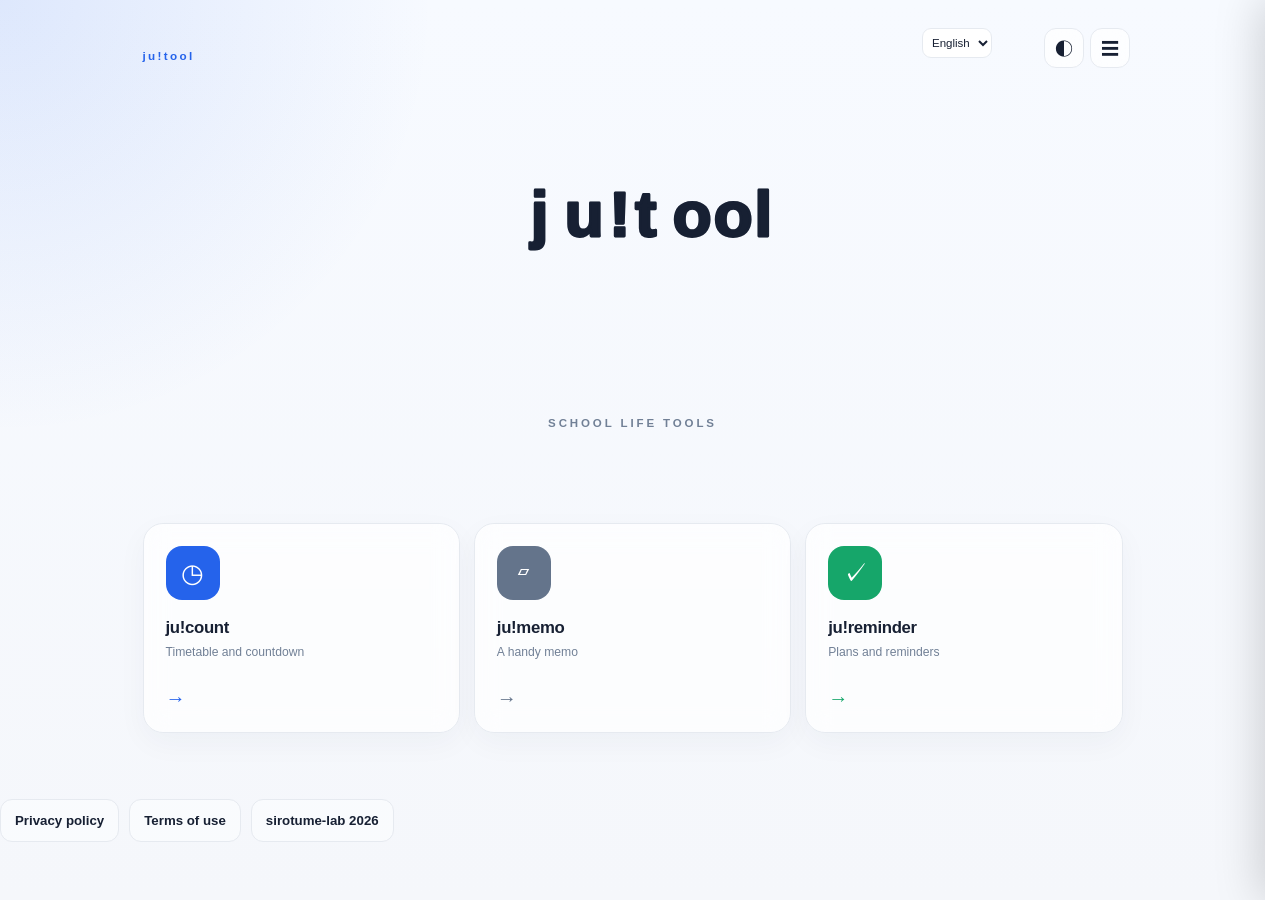
<file: index.html>
<!DOCTYPE html>
<html lang="ja">
<head>
  <meta charset="UTF-8">
  <meta name="viewport" content="width=device-width, initial-scale=1">
  <meta name="description" content="ju!tool - 学校生活を支えるツール">
  <title>ju!tool</title>
  <link rel="icon" type="image/svg+xml" href="favicon.svg">
  <link rel="alternate icon" type="image/png" href="jutool.png">
  <link rel="stylesheet" href="jutool.css">
</head>
<body>
  <main class="tool-home">
    <header class="tool-header">
      <span class="tool-header__label">ju!tool</span>
      <div class="tool-header__actions">
        <select class="language-select" data-language-selector aria-label="表示言語">
          <option value="ja">日本語</option><option value="en">English</option><option value="zh">中文</option>
        </select>
        <button id="tool-theme-button" class="tool-theme-button" type="button" aria-label="ダークモードに切り替え">◐</button>
        <button id="menu-button" class="tool-menu-button" type="button" aria-label="メニューを開く" aria-expanded="false">☰</button>
      </div>
    </header>
    <section class="logo-hero" aria-label="ju!tool">
      <button id="logo" class="logo-button" type="button" aria-label="ju!toolのロゴを再生">
      <svg class="logo" fill="none" stroke="currentColor" stroke-width="2.5" stroke-linecap="round" stroke-linejoin="round" viewBox="0 0 264 64" role="img" aria-label="ju!tool">
        <g class="logo__group logo__group--ghost" aria-hidden="true">
          <text class="logo__letter logo__letter--j" x="42" y="45">j</text>
          <text class="logo__letter logo__letter--u" x="72" y="45">u</text>
          <text class="logo__letter logo__letter--bang" x="111" y="45">!</text>
          <text class="logo__letter logo__letter--t" x="134" y="45">t</text>
          <text class="logo__letter logo__letter--o" x="167" y="45">o</text>
          <text class="logo__letter logo__letter--o2" x="203" y="45">o</text>
          <text class="logo__letter logo__letter--l" x="239" y="45">l</text>
        </g>
        <g class="logo__group logo__group--ghost" aria-hidden="true">
          <text class="logo__letter logo__letter--j" x="42" y="45">j</text>
          <text class="logo__letter logo__letter--u" x="72" y="45">u</text>
          <text class="logo__letter logo__letter--bang" x="111" y="45">!</text>
          <text class="logo__letter logo__letter--t" x="134" y="45">t</text>
          <text class="logo__letter logo__letter--o" x="167" y="45">o</text>
          <text class="logo__letter logo__letter--o2" x="203" y="45">o</text>
          <text class="logo__letter logo__letter--l" x="239" y="45">l</text>
        </g>
        <g class="logo__group">
          <text class="logo__letter logo__letter--j" x="42" y="45">j</text>
          <text class="logo__letter logo__letter--u" x="72" y="45">u</text>
          <text class="logo__letter logo__letter--bang" x="111" y="45">!</text>
          <text class="logo__letter logo__letter--t" x="134" y="45">t</text>
          <text class="logo__letter logo__letter--o" x="167" y="45">o</text>
          <text class="logo__letter logo__letter--o2" x="203" y="45">o</text>
          <text data-anim class="logo__letter logo__letter--l" x="239" y="45">l</text>
        </g>
      </svg>
      </button>
      <p class="tagline">school life tools</p>
    </section>
    <section class="tool-grid" aria-label="ju!toolのアプリ">
      <a class="tool-card tool-card--count" href="jucount.html">
        <span class="tool-card__icon">◷</span>
        <span><strong>ju!count</strong><small>校時表とカウントダウン</small></span>
        <span class="tool-card__arrow">→</span>
      </a>
      <a class="tool-card tool-card--memo" href="memo.html">
        <span class="tool-card__icon">▱</span>
        <span><strong>ju!memo</strong><small>ちょっと便利なメモ</small></span>
        <span class="tool-card__arrow">→</span>
      </a>
      <a class="tool-card tool-card--reminder" href="ju-reminder.html">
        <span class="tool-card__icon">✓</span>
        <span><strong>ju!reminder</strong><small>予定とリマインダー</small></span>
        <span class="tool-card__arrow">→</span>
      </a>
    </section>
  </main>
  <aside id="tool-menu" class="tool-menu" aria-hidden="true">
    <div class="tool-menu__header">
      <strong>メニュー</strong>
      <button id="menu-close" class="tool-menu__close" type="button" aria-label="メニューを閉じる">×</button>
    </div>
    <nav class="tool-menu__nav" aria-label="アプリメニュー">
      <a href="index.html">ju!tool ホーム</a>
      <a href="jucount.html">ju!count</a>
      <a href="memo.html">ju!memo</a>
      <a href="ju-reminder.html">ju!reminder</a>
      <a class="tool-link tool-link--external" href="https://sirotumekuma.github.io/sirotume-lab/privacy.html" target="_blank" rel="noopener noreferrer">プライバシーポリシー</a>
      <a class="tool-link tool-link--external" href="https://sirotumekuma.github.io/sirotume-lab/terms.html" target="_blank" rel="noopener noreferrer">利用規約</a>
      <a class="tool-link tool-link--external" href="https://sirotumekuma.github.io/sirotume-lab/" target="_blank" rel="noopener noreferrer">sirotume-lab 2026</a>
    </nav>
  </aside>
  <footer class="tool-footer">
    <nav class="tool-footer__nav" aria-label="サイト情報">
      <a class="tool-link tool-link--footer tool-link--external" href="https://sirotumekuma.github.io/sirotume-lab/privacy.html" target="_blank" rel="noopener noreferrer">プライバシーポリシー</a>
      <a class="tool-link tool-link--footer tool-link--external" href="https://sirotumekuma.github.io/sirotume-lab/terms.html" target="_blank" rel="noopener noreferrer">利用規約</a>
      <a class="tool-link tool-link--footer tool-link--external" href="https://sirotumekuma.github.io/sirotume-lab/" target="_blank" rel="noopener noreferrer">sirotume-lab 2026</a>
    </nav>
  </footer>
  <script>
    class LogoAnimation {
      constructor(buttonSelector, svgSelector) {
        this.button = document.querySelector(buttonSelector);
        this.svg = document.querySelector(svgSelector);
        this.lastAnimatedLetter = this.svg?.querySelector("[data-anim]");
        this.playClass = "logo--running";
        this.button?.addEventListener("click", () => this.replay());
        this.lastAnimatedLetter?.addEventListener("animationend", () => this.stop());
        this.replay();
      }
      replay() {
        if (!this.button || this.button.disabled) return;
        this.button.disabled = true;
        this.svg.classList.remove(this.playClass);
        requestAnimationFrame(() => this.svg.classList.add(this.playClass));
      }
      stop() {
        this.button.disabled = false;
        this.svg.classList.remove(this.playClass);
      }
    }
    new LogoAnimation("#logo", "#logo .logo");
    const menuButton = document.querySelector("#menu-button");
    const menu = document.querySelector("#tool-menu");
    const menuClose = document.querySelector("#menu-close");
    const themeButton = document.querySelector("#tool-theme-button");
    const savedTheme = localStorage.getItem("ju-tools-dark-mode") === "true";
    document.body.classList.toggle("dark-mode", savedTheme);
    themeButton.addEventListener("click", () => {
      const enabled = !document.body.classList.contains("dark-mode");
      document.body.classList.toggle("dark-mode", enabled);
      localStorage.setItem("ju-tools-dark-mode", String(enabled));
    });
    const toggleMenu = (open) => {
      menu.classList.toggle("is-open", open);
      menu.setAttribute("aria-hidden", String(!open));
      menuButton.setAttribute("aria-expanded", String(open));
      if (open) menuClose.focus();
    };
    menuButton.addEventListener("click", () => toggleMenu(true));
    menuClose.addEventListener("click", () => toggleMenu(false));
    document.addEventListener("keydown", (event) => {
      if (event.key === "Escape") toggleMenu(false);
    });
  </script>
  <script src="external-link-confirm.js"></script>
  <script src="maintenance.js"></script>
  <script src="i18n.js"></script>
</body>
</html>
</file>
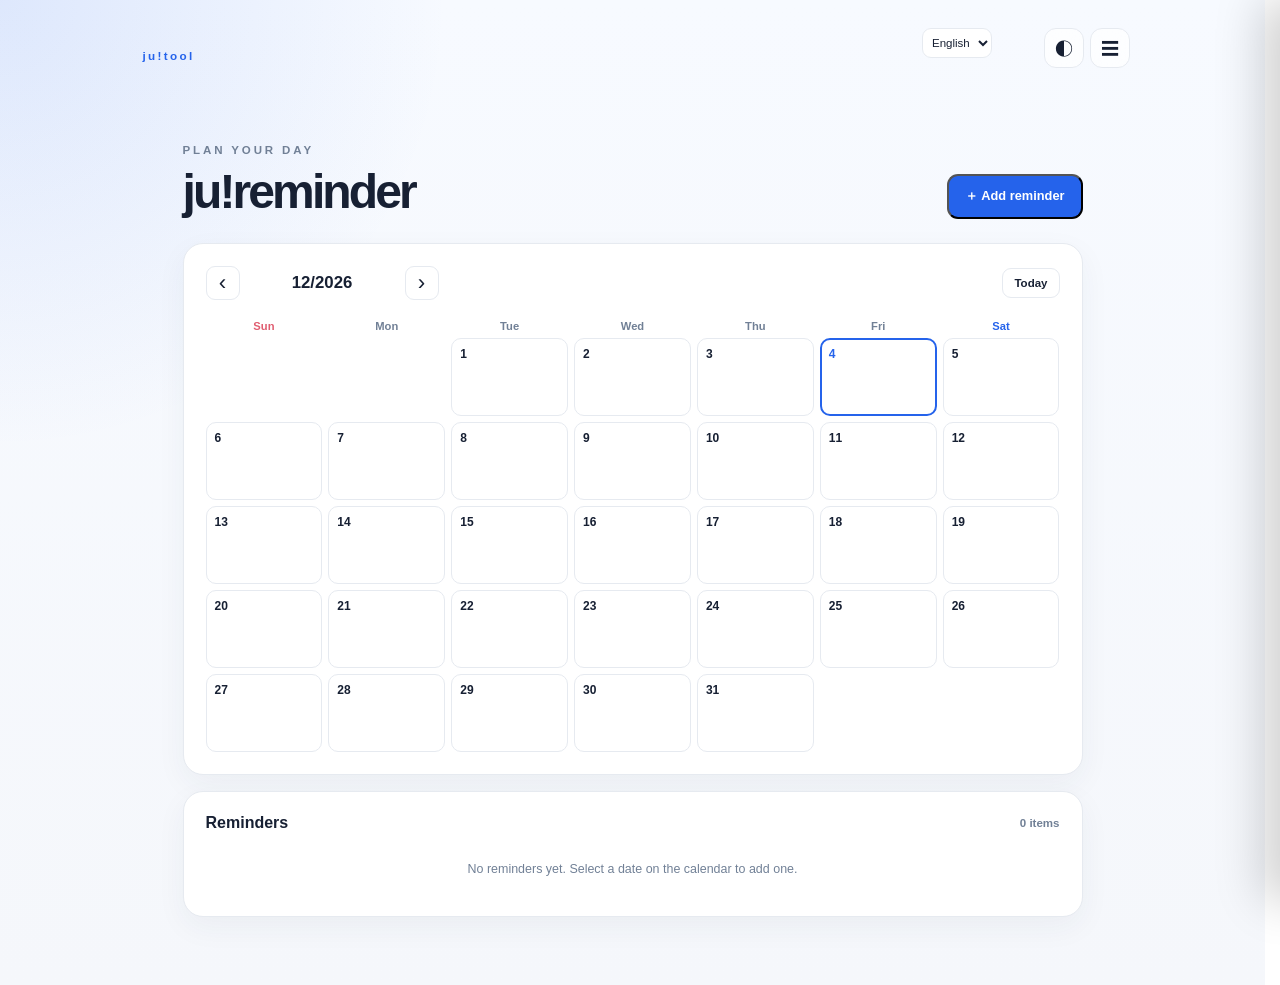
<file: ju-reminder.html>
<!DOCTYPE html>
<html lang="ja">
<head>
  <meta charset="UTF-8">
  <meta name="viewport" content="width=device-width, initial-scale=1">
  <title>ju!reminder</title>
  <link rel="icon" type="image/svg+xml" href="favicon.svg">
  <link rel="alternate icon" type="image/png" href="jutool.png">
  <link rel="stylesheet" href="jutool.css">
</head>
<body>
  <main class="tool-home">
    <header class="tool-header">
      <span class="tool-header__label">ju!tool</span>
      <div class="tool-header__actions">
        <select class="language-select" data-language-selector aria-label="表示言語">
          <option value="ja">日本語</option><option value="en">English</option><option value="zh">中文</option>
        </select>
        <button id="reminder-theme" class="tool-theme-button" type="button" aria-label="ダークモードに切り替え">◐</button>
        <button id="reminder-menu-button" class="tool-menu-button" type="button" aria-label="メニューを開く" aria-expanded="false">☰</button>
      </div>
    </header>
    <section class="reminder-page" aria-labelledby="reminder-title">
      <div class="reminder-heading">
        <div>
          <p class="tagline">PLAN YOUR DAY</p>
          <h1 id="reminder-title">ju!reminder</h1>
        </div>
        <button id="reminder-add" class="reminder-add-button" type="button">＋ 予定を追加</button>
      </div>
      <section class="calendar-card" aria-label="カレンダー">
        <div class="calendar-toolbar">
          <button id="calendar-prev" class="calendar-nav" type="button" aria-label="前の月">‹</button>
          <h2 id="calendar-title"></h2>
          <button id="calendar-next" class="calendar-nav" type="button" aria-label="次の月">›</button>
          <button id="calendar-today" class="calendar-today" type="button">今日</button>
        </div>
        <div class="calendar-weekdays" aria-hidden="true">
          <span>日</span><span>月</span><span>火</span><span>水</span><span>木</span><span>金</span><span>土</span>
        </div>
        <div id="calendar-grid" class="calendar-grid"></div>
      </section>
      <section class="reminder-agenda">
        <div class="reminder-section-heading">
          <h2>予定一覧</h2>
          <span id="agenda-count"></span>
        </div>
        <div id="agenda-list" class="agenda-list"></div>
      </section>
    </section>
  </main>
  <div id="reminder-dialog" class="reminder-dialog-backdrop" hidden>
    <section class="reminder-dialog" role="dialog" aria-modal="true" aria-labelledby="reminder-dialog-title">
      <div class="reminder-dialog-header">
        <div>
          <p class="tagline">NEW REMINDER</p>
          <h2 id="reminder-dialog-title">予定を追加</h2>
        </div>
        <button id="reminder-dialog-close" class="tool-menu__close" type="button" aria-label="予定追加を閉じる">×</button>
      </div>
      <form id="reminder-form" class="reminder-form">
        <label>予定<input id="reminder-name" type="text" maxlength="80" placeholder="例：数学の宿題" required></label>
        <label>日付<input id="reminder-date" type="date" required></label>
        <label>時刻（任意）<input id="reminder-time" type="time"></label>
        <label>メモ<textarea id="reminder-note" rows="3" maxlength="300" placeholder="場所や持ち物など"></textarea></label>
        <button class="reminder-submit" type="submit">保存する</button>
      </form>
    </section>
  </div>
  <aside id="reminder-menu" class="tool-menu" aria-hidden="true">
    <div class="tool-menu__header">
      <strong>メニュー</strong>
      <button id="reminder-menu-close" class="tool-menu__close" type="button" aria-label="メニューを閉じる">×</button>
    </div>
    <nav class="tool-menu__nav" aria-label="アプリメニュー">
      <a href="index.html">ju!tool ホーム</a>
      <a href="jucount.html">ju!count</a>
      <a href="memo.html">ju!memo</a>
      <a href="ju-reminder.html">ju!reminder</a>
      <a data-confirm-external href="https://sirotumekuma.github.io/sirotume-lab/" target="_blank" rel="noopener noreferrer">プライバシーポリシー</a>
      <a data-confirm-external href="https://sirotumekuma.github.io/sirotume-lab/" target="_blank" rel="noopener noreferrer">利用規約</a>
      <a data-confirm-external href="https://sirotumekuma.github.io/sirotume-lab/" target="_blank" rel="noopener noreferrer">sirotume-lab 2026</a>
    </nav>
  </aside>
  <script>
    const reminderKey = "ju-remoinder-events";
    const countTasksKey = "ju-count-tasks";
    const calendarGrid = document.querySelector("#calendar-grid");
    const calendarTitle = document.querySelector("#calendar-title");
    const agendaList = document.querySelector("#agenda-list");
    const agendaCount = document.querySelector("#agenda-count");
    const reminderDialog = document.querySelector("#reminder-dialog");
    const reminderForm = document.querySelector("#reminder-form");
    const reminderDate = document.querySelector("#reminder-date");
    const reminderName = document.querySelector("#reminder-name");
    let displayedMonth = new Date();
    displayedMonth.setDate(1);
    const pad = (value) => String(value).padStart(2, "0");
    const dateKey = (date) => `${date.getFullYear()}-${pad(date.getMonth() + 1)}-${pad(date.getDate())}`;
    const escapeReminder = (value) => String(value).replace(/[&<>"']/g, (character) => ({ "&": "&amp;", "<": "&lt;", ">": "&gt;", '"': "&quot;", "'": "&#39;" }[character]));
    const readReminders = () => {
      try {
        const events = JSON.parse(localStorage.getItem(reminderKey) || "[]");
        return Array.isArray(events) ? events : [];
      } catch (error) {
        console.warn("リマインダーを読み込めませんでした。", error);
        return [];
      }
    };
    const writeReminders = (events) => localStorage.setItem(reminderKey, JSON.stringify(events));
    function syncCountTasksToReminders() {
      let tasks;
      try {
        tasks = JSON.parse(localStorage.getItem(countTasksKey) || "[]");
        if (!Array.isArray(tasks)) throw new TypeError("課題データの形式が正しくありません。");
      } catch (error) {
        console.warn("ju!countの課題を読み込めませんでした。", error);
        return;
      }
      let tasksChanged = false;
      tasks.forEach((task) => {
        if (!task.id) {
          task.id = `${Date.now()}-${Math.random().toString(36).slice(2)}`;
          tasksChanged = true;
        }
      });
      if (tasksChanged) localStorage.setItem(countTasksKey, JSON.stringify(tasks));

      const taskIds = new Set(tasks.map((task) => task.id));
      const reminders = readReminders().filter((event) => !event.sourceTaskId || taskIds.has(event.sourceTaskId));
      tasks.forEach((task) => {
        const reminder = {
          id: `ju-count-task-${task.id}`,
          sourceTaskId: task.id,
          name: task.name,
          date: task.date,
          time: "",
          note: task.details || ""
        };
        const existingIndex = reminders.findIndex((event) => event.sourceTaskId === task.id);
        if (existingIndex >= 0) reminders[existingIndex] = reminder;
        else reminders.push(reminder);
      });
      writeReminders(reminders);
    }
    function openReminderDialog(selectedDate = dateKey(new Date())) {
      reminderDate.value = selectedDate;
      reminderDialog.hidden = false;
      reminderName.focus();
    }
    function closeReminderDialog() {
      reminderDialog.hidden = true;
      reminderForm.reset();
    }
    function renderCalendar() {
      const year = displayedMonth.getFullYear();
      const month = displayedMonth.getMonth();
      const firstDay = new Date(year, month, 1).getDay();
      const daysInMonth = new Date(year, month + 1, 0).getDate();
      const todayKey = dateKey(new Date());
      const reminders = readReminders();
      calendarTitle.textContent = `${year}年 ${month + 1}月`;
      calendarGrid.innerHTML = Array.from({ length: firstDay + daysInMonth }, (_, index) => {
        if (index < firstDay) return '<span class="calendar-day calendar-day--empty" aria-hidden="true"></span>';
        const day = index - firstDay + 1;
        const key = `${year}-${pad(month + 1)}-${pad(day)}`;
        const dayEvents = reminders.filter((event) => event.date === key);
        return `<button class="calendar-day${key === todayKey ? " is-today" : ""}${dayEvents.length ? " has-events" : ""}" type="button" data-date="${key}"><span>${day}</span>${dayEvents.slice(0, 2).map((event) => `<small>${escapeReminder(event.name)}</small>`).join("")}${dayEvents.length > 2 ? `<small>+${dayEvents.length - 2}件</small>` : ""}</button>`;
      }).join("");
    }
    function renderAgenda() {
      const reminders = readReminders().sort((a, b) => `${a.date}${a.time || ""}`.localeCompare(`${b.date}${b.time || ""}`));
      agendaCount.textContent = `${reminders.length}件`;
      agendaList.innerHTML = reminders.length ? reminders.map((event) => `<article class="agenda-item"><time>${event.date.replace(/-/g, ".")}${event.time ? ` ${event.time}` : ""}</time><div><strong>${escapeReminder(event.name)}</strong>${event.note ? `<p>${escapeReminder(event.note)}</p>` : ""}</div><button type="button" data-delete-event="${event.id}" aria-label="${escapeReminder(event.name)}を削除">×</button></article>`).join("") : '<p class="agenda-empty">予定はまだありません。カレンダーの日付をクリックして追加できます。</p>';
    }
    function renderReminders() {
      renderCalendar();
      renderAgenda();
    }
    document.querySelector("#calendar-prev").addEventListener("click", () => {
      displayedMonth.setMonth(displayedMonth.getMonth() - 1);
      renderCalendar();
    });
    document.querySelector("#calendar-next").addEventListener("click", () => {
      displayedMonth.setMonth(displayedMonth.getMonth() + 1);
      renderCalendar();
    });
    document.querySelector("#calendar-today").addEventListener("click", () => {
      displayedMonth = new Date();
      displayedMonth.setDate(1);
      renderCalendar();
    });
    calendarGrid.addEventListener("click", (event) => {
      if (event.target.dataset.date) openReminderDialog(event.target.dataset.date);
    });
    document.querySelector("#reminder-add").addEventListener("click", () => openReminderDialog());
    document.querySelector("#reminder-dialog-close").addEventListener("click", closeReminderDialog);
    reminderDialog.addEventListener("click", (event) => {
      if (event.target === reminderDialog) closeReminderDialog();
    });
    reminderForm.addEventListener("submit", (event) => {
      event.preventDefault();
      const reminders = readReminders();
      reminders.push({ id: `${Date.now()}-${Math.random().toString(36).slice(2)}`, name: reminderName.value.trim(), date: reminderDate.value, time: document.querySelector("#reminder-time").value, note: document.querySelector("#reminder-note").value.trim() });
      const savedDate = reminderDate.value;
      writeReminders(reminders);
      closeReminderDialog();
      displayedMonth = new Date(`${savedDate}T00:00:00`);
      displayedMonth.setDate(1);
      renderReminders();
    });
    agendaList.addEventListener("click", (event) => {
      const id = event.target.dataset.deleteEvent;
      if (!id) return;
      const reminders = readReminders();
      const deletedReminder = reminders.find((reminder) => reminder.id === id);
      writeReminders(reminders.filter((reminder) => reminder.id !== id));
      if (deletedReminder?.sourceTaskId) {
        const tasks = JSON.parse(localStorage.getItem(countTasksKey) || "[]");
        localStorage.setItem(countTasksKey, JSON.stringify(tasks.filter((task) => task.id !== deletedReminder.sourceTaskId)));
      }
      renderReminders();
    });
    window.addEventListener("storage", (event) => {
      if (event.key === countTasksKey) {
        syncCountTasksToReminders();
        renderReminders();
      } else if (event.key === reminderKey) {
        renderReminders();
      }
    });
    const reminderTheme = document.querySelector("#reminder-theme");
    const reminderDark = localStorage.getItem("ju-tools-dark-mode") === "true";
    document.body.classList.toggle("dark-mode", reminderDark);
    reminderTheme.addEventListener("click", () => {
      const enabled = !document.body.classList.contains("dark-mode");
      document.body.classList.toggle("dark-mode", enabled);
      localStorage.setItem("ju-tools-dark-mode", String(enabled));
    });
    const reminderMenuButton = document.querySelector("#reminder-menu-button");
    const reminderMenu = document.querySelector("#reminder-menu");
    const reminderMenuClose = document.querySelector("#reminder-menu-close");
    const toggleReminderMenu = (open) => {
      reminderMenu.classList.toggle("is-open", open);
      reminderMenu.setAttribute("aria-hidden", String(!open));
      reminderMenuButton.setAttribute("aria-expanded", String(open));
      if (open) reminderMenuClose.focus();
    };
    reminderMenuButton.addEventListener("click", () => toggleReminderMenu(true));
    reminderMenuClose.addEventListener("click", () => toggleReminderMenu(false));
    document.addEventListener("keydown", (event) => {
      if (event.key === "Escape") toggleReminderMenu(false);
      if (event.key === "Escape" && !reminderDialog.hidden) closeReminderDialog();
    });
    syncCountTasksToReminders();
    renderReminders();
  </script>
  <script src="external-link-confirm.js"></script>
  <script src="maintenance.js"></script>
  <script src="i18n.js"></script>
</body>
</html>
</file>
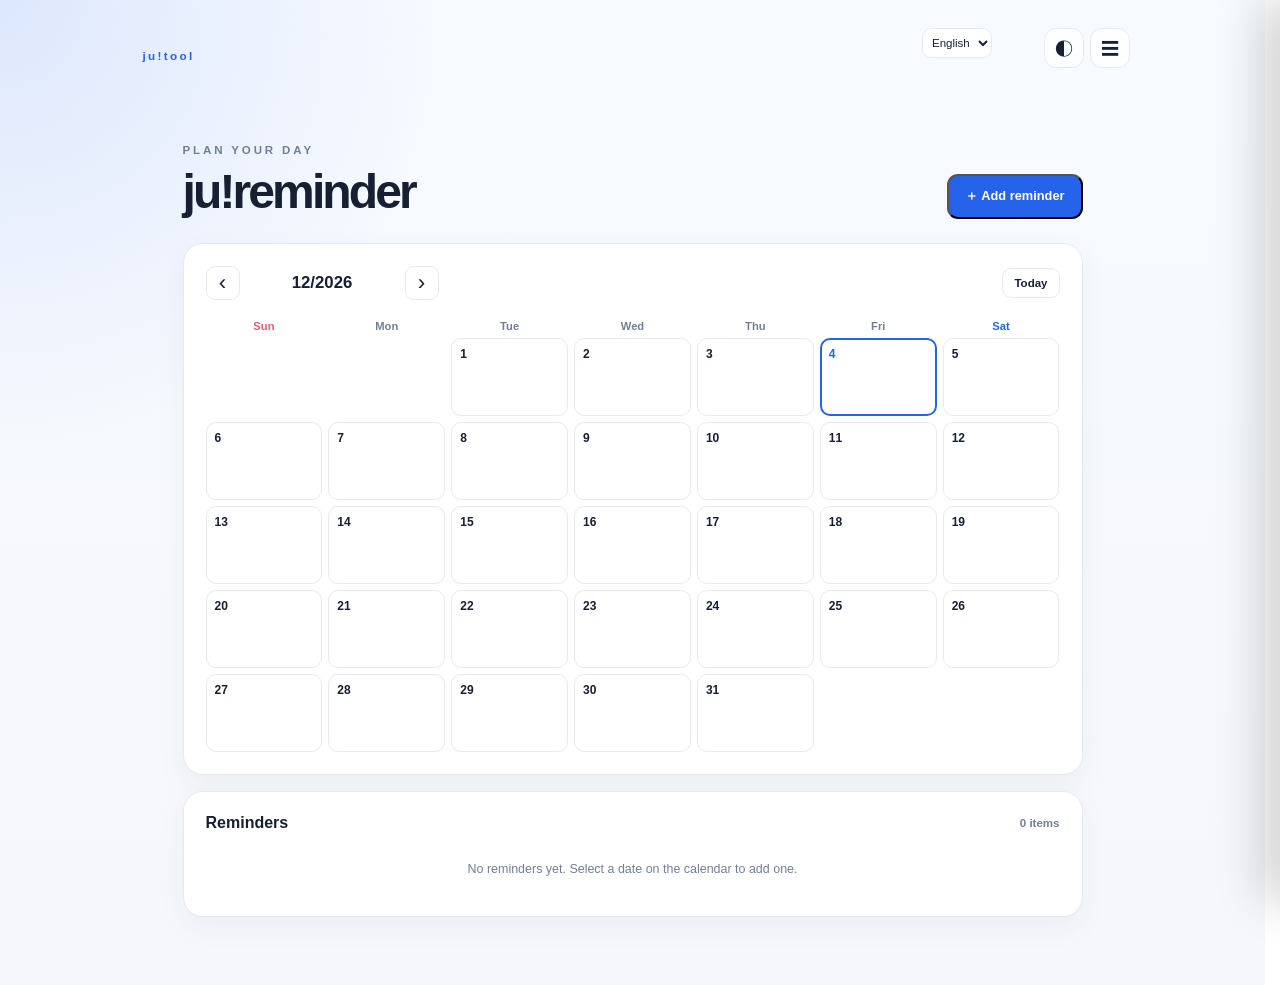
<file: ju-remoinder.html>
<!DOCTYPE html>
<html lang="ja">
<head>
  <meta charset="UTF-8">
  <meta name="viewport" content="width=device-width, initial-scale=1">
  <meta http-equiv="refresh" content="0;url=ju-reminder.html">
  <title>ju!reminder</title>
</head>
<body>
  <p>ページのURLが変更されました。<a href="ju-reminder.html">ju!reminderを開く</a></p>
</body>
</html>
</file>
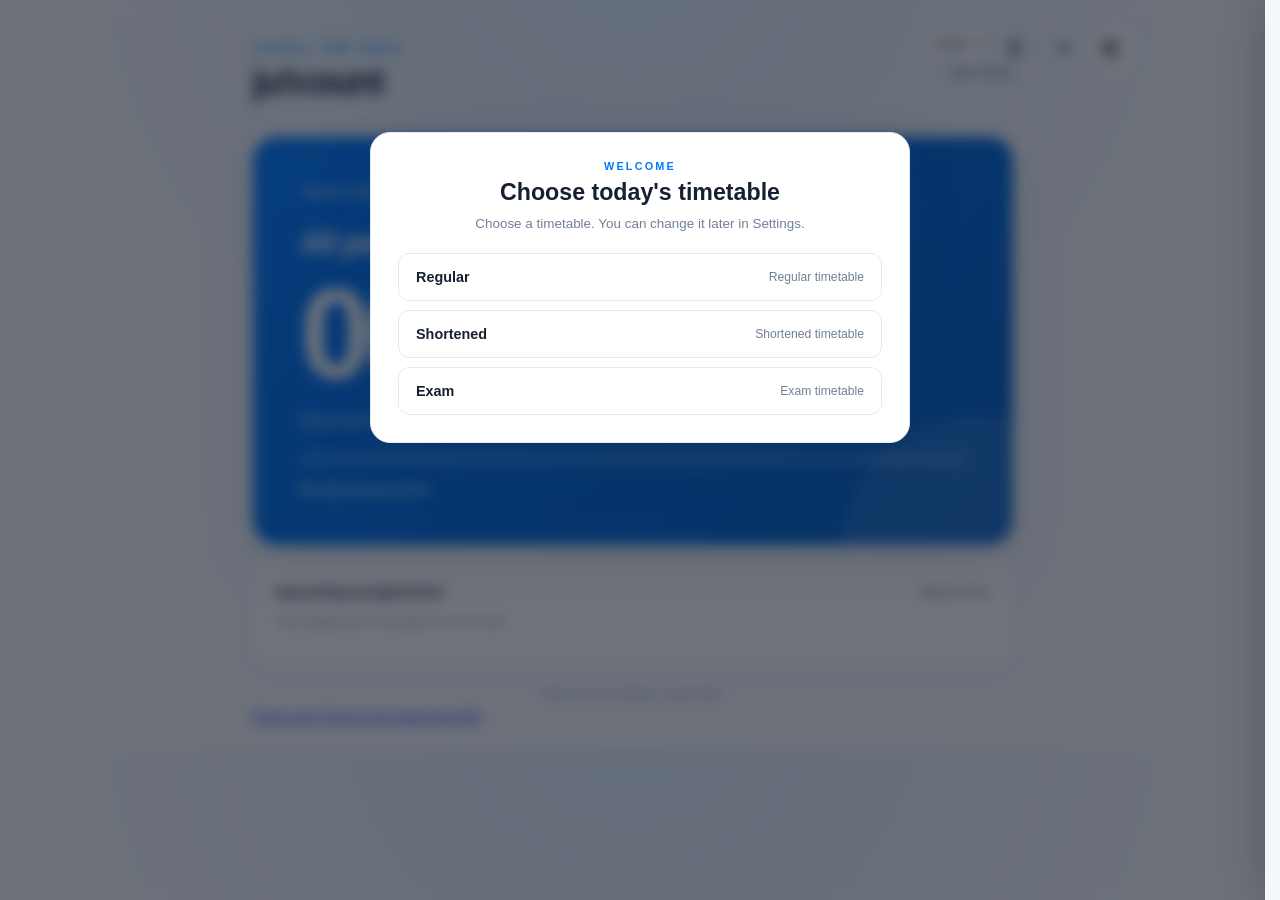
<file: jucount.html>
<!DOCTYPE html>
<html lang="ja">
<head>
  <meta charset="UTF-8">
  <meta name="viewport" content="width=device-width, initial-scale=1">
  <meta name="description" content="校時表に合わせて現在の時限と残り時間を表示する、ju!count。">
  <title>ju!count</title>
  <link rel="icon" type="image/svg+xml" href="favicon.svg">
  <link rel="alternate icon" type="image/png" href="jutool.png">
  <link rel="stylesheet" href="style.css">
</head>
<body>
  <main class="app-shell">
    <header class="app-header">
      <div>
        <p class="eyebrow">SCHOOL TIME TABLE</p>
        <h1>ju!count</h1>
      </div>
      <div class="header-actions">
        <select class="language-select" data-language-selector aria-label="表示言語">
          <option value="ja">日本語</option><option value="en">English</option><option value="zh">中文</option>
        </select>
        <time id="current-date" class="current-date" datetime=""></time>
        <button id="count-theme-button" class="theme-toggle-button" type="button" aria-label="ダークモードに切り替え">◐</button>
        <button id="menu-button" class="menu-button tool-menu-button" type="button" aria-label="メニューを開く" aria-expanded="false">☰</button>
        <button id="settings-button" class="settings-button" type="button" aria-label="設定を開く" aria-expanded="false">⚙</button>
      </div>
    </header>

    <section class="status-card" aria-live="polite">
      <div class="status-card__top">
        <span id="status-label" class="status-label">現在の時限</span>
        <span id="period-time" class="period-time"></span>
      </div>
      <h2 id="period-name">読み込み中</h2>
      <div class="countdown" id="countdown" aria-label="残り時間">00:00</div>
      <p id="countdown-caption" class="countdown-caption">終了まで</p>
      <p id="bell-countdown" class="bell-countdown" hidden></p>
      <p id="lesson-start-countdown" class="lesson-start-countdown" hidden></p>
      <div class="progress-track" role="progressbar" aria-label="時限の進捗" aria-valuemin="0" aria-valuemax="100" aria-valuenow="0">
        <div id="progress-bar" class="progress-bar"></div>
      </div>
      <p id="next-period" class="next-period"></p>
    </section>

    <section class="tasks-card" aria-labelledby="tasks-title">
      <div class="section-heading">
        <h2 id="tasks-title">直近の課題</h2>
        <span id="calendar-status">手入力</span>
      </div>
      <p id="tasks-empty" class="tasks-empty">メニューから課題を手入力で登録できます。</p>
      <ol id="tasks-list" class="tasks-list"></ol>
    </section>

    <footer>
      <p>時刻は端末の現在時刻を使用しています</p>
      <nav aria-label="サイト情報">
        <a data-confirm-external href="https://sirotumekuma.github.io/sirotume-lab/" target="_blank" rel="noopener noreferrer">プライバシーポリシー</a>
        <a data-confirm-external href="https://sirotumekuma.github.io/sirotume-lab/" target="_blank" rel="noopener noreferrer">利用規約</a>
        <a data-confirm-external href="https://sirotumekuma.github.io/sirotume-lab/" target="_blank" rel="noopener noreferrer">sirotume-lab 2026</a>
      </nav>
    </footer>
  </main>
  <aside id="menu-drawer" class="tool-menu" aria-hidden="true">
    <div class="tool-menu__header">
      <strong>メニュー</strong>
      <button id="menu-close" class="tool-menu__close" type="button" aria-label="メニューを閉じる">×</button>
    </div>
    <nav class="tool-menu__nav" aria-label="アプリメニュー">
      <a href="index.html">ju!tool ホーム</a>
      <a href="jucount.html">ju!count</a>
      <a href="memo.html">ju!memo</a>
      <a href="ju-reminder.html">ju!reminder</a>
      <a data-confirm-external href="https://sirotumekuma.github.io/sirotume-lab/" target="_blank" rel="noopener noreferrer">プライバシーポリシー</a>
      <a data-confirm-external href="https://sirotumekuma.github.io/sirotume-lab/" target="_blank" rel="noopener noreferrer">利用規約</a>
      <a data-confirm-external href="https://sirotumekuma.github.io/sirotume-lab/" target="_blank" rel="noopener noreferrer">sirotume-lab 2026</a>
    </nav>
    <div class="menu-calendar">
      <strong>課題カレンダー</strong>
      <p>課題を手入力で登録できます。</p>
      <button id="calendar-connect" class="menu-item menu-item--accent" type="button">課題を登録</button>
    </div>
  </aside>
  <div id="task-overlay" class="settings-overlay" hidden>
    <section class="memo-dialog" role="dialog" aria-modal="true" aria-labelledby="task-title">
      <div class="settings-panel__header">
        <h2 id="task-title">課題を登録</h2>
        <button id="task-close" class="close-button" type="button" aria-label="課題登録を閉じる">×</button>
      </div>
      <form id="task-form" class="task-form">
        <label>課題名<input id="task-name" type="text" maxlength="100" required></label>
        <label>提出日<input id="task-date" type="date" required></label>
        <label>詳細<textarea id="task-details" maxlength="500" rows="4"></textarea></label>
        <label class="task-check"><input id="task-reflect" type="checkbox" checked> ju!countに反映</label>
        <button class="schedule-view-button" type="submit">保存</button>
      </form>
      <p id="task-message" class="setting-message" role="status"></p>
    </section>
  </div>
  <div id="settings-overlay" class="settings-overlay" hidden>
    <section class="settings-panel" role="dialog" aria-modal="true" aria-labelledby="settings-title">
      <div class="settings-panel__header">
        <h2 id="settings-title">設定</h2>
        <button id="settings-close" class="close-button" type="button" aria-label="設定を閉じる">×</button>
      </div>
      <div class="setting-row">
        <div>
          <strong>ダークモード</strong>
          <p>暗い場所でも見やすい配色にします</p>
        </div>
        <label class="switch">
          <input id="dark-mode-toggle" type="checkbox">
          <span class="switch__slider"></span>
        </label>
      </div>
      <div class="setting-group">
        <strong>校時</strong>
        <div class="mode-options" role="group" aria-label="校時">
          <button class="mode-option" type="button" data-mode="normal">通常校時</button>
          <button class="mode-option" type="button" data-mode="short">短縮校時</button>
          <button class="mode-option" type="button" data-mode="test">テスト校時</button>
        </div>
      </div>
      <div class="setting-group">
        <strong>時間割の編集・保存</strong>
        <button id="schedule-editor-open" class="schedule-view-button" type="button">時間割を編集</button>
        <div id="schedule-editor-overlay" class="schedule-editor-overlay" hidden>
          <section class="schedule-editor-dialog" role="dialog" aria-modal="true" aria-labelledby="schedule-editor-title">
            <div class="settings-panel__header">
              <h3 id="schedule-editor-title">時間割の編集・保存</h3>
              <button id="schedule-editor-close" class="close-button" type="button" aria-label="時間割編集を閉じる">×</button>
            </div>
            <div class="schedule-tools">
              <label for="schedule-edit-mode">編集する校時</label>
              <select id="schedule-edit-mode">
                <option value="normal">通常校時</option>
                <option value="short">短縮校時</option>
                <option value="test">テスト校時</option>
              </select>
            </div>
            <div class="schedule-csv-tools">
              <button id="schedule-csv-import-button" class="secondary-button" type="button">CSVから時間割を追加</button>
              <input id="schedule-csv-file" type="file" accept=".csv,text/csv" hidden>
              <p>「校時,名称,開始時刻,終了時刻」の列を含むCSVに対応します。校時は normal / short / test または通常校時 / 短縮校時 / テスト校時で指定してください。</p>
            </div>
            <div id="schedule-editor" class="schedule-editor"></div>
            <button id="add-period-button" class="secondary-button" type="button">＋ 時限を追加</button>
            <button id="schedule-reset-button" class="secondary-button" type="button">時間割を初期状態に戻す</button>
            <div class="schedule-group-actions">
              <input id="group-name" type="text" maxlength="30" placeholder="保存するグループ名">
              <button id="save-group-button" class="schedule-view-button" type="button">グループとして保存</button>
            </div>
            <div id="saved-groups-section" class="saved-groups-section" hidden>
              <div class="schedule-tools">
                <label for="schedule-group-select">保存済みグループ</label>
                <select id="schedule-group-select">
                  <option value="">選択してください</option>
                </select>
              </div>
              <button id="load-group-button" class="load-group-button" type="button">読み込む</button>
            </div>
            <p id="schedule-editor-message" class="setting-message" role="status"></p>
          </section>
        </div>
      </div>
      <div class="setting-group">
        <strong>テーマカラー</strong>
        <div class="color-options" role="group" aria-label="テーマカラー">
          <button class="color-option is-selected" type="button" data-color="#007bff" aria-label="ブルー" title="ブルー"></button>
          <button class="color-option" type="button" data-color="#6f42c1" aria-label="パープル" title="パープル"></button>
          <button class="color-option" type="button" data-color="#e8590c" aria-label="オレンジ" title="オレンジ"></button>
          <button class="color-option" type="button" data-color="#d63384" aria-label="ピンク" title="ピンク"></button>
          <button class="color-option" type="button" data-color="#00897b" aria-label="ティール" title="ティール"></button>
          <button class="color-option" type="button" data-color="#198754" aria-label="グリーン" title="グリーン"></button>
          <button class="color-option" type="button" data-color="#795548" aria-label="ブラウン" title="ブラウン"></button>
          <button class="color-option" type="button" data-color="#607d8b" aria-label="ブルーグレー" title="ブルーグレー"></button>
          <button class="color-option" type="button" data-color="#c2185b" aria-label="ローズ" title="ローズ"></button>
          <button class="color-option" type="button" data-color="#5c6bc0" aria-label="インディゴ" title="インディゴ"></button>
          <button class="color-option" type="button" data-color="#495057" aria-label="スレート" title="スレート"></button>
          <button class="color-option color-option--rainbow" type="button" data-color="rainbow" aria-label="虹色" title="虹色"></button>
        </div>
        <label class="custom-color-picker"><span>カスタムカラー（単色）</span><input id="custom-theme-color" type="color" value="#007bff" aria-label="カスタムカラー"></label>
        <button id="rainbow-settings-open" class="schedule-view-button rainbow-settings-open" type="button">虹色アニメーションの設定</button>
      </div>
      <div class="setting-group">
        <strong>授業終了のクラッカー</strong>
        <p class="cracker-setting-description">授業終了時に表示するクラッカーの量を設定できます。</p>
        <button id="cracker-settings-open" class="schedule-view-button" type="button">クラッカー設定・プレビュー</button>
      </div>
      <button id="show-schedule-button" class="schedule-view-button" type="button">本日の校時を表示</button>
      <section id="schedule-panel" class="schedule-panel" hidden>
        <div class="section-heading">
          <h3>本日の校時</h3>
          <span id="schedule-mode-label"></span>
        </div>
        <ol id="schedule-list" class="schedule-list"></ol>
      </section>
    </section>
  </div>
  <div id="rainbow-settings-overlay" class="settings-overlay rainbow-settings-overlay" hidden>
    <section class="rainbow-settings-dialog" role="dialog" aria-modal="true" aria-labelledby="rainbow-settings-title">
      <div class="settings-panel__header">
        <h2 id="rainbow-settings-title">虹色アニメーション</h2>
        <button id="rainbow-settings-close" class="close-button" type="button" aria-label="アニメーション設定を閉じる">×</button>
      </div>
      <label class="rainbow-speed-label" for="rainbow-speed">色が一周する時間</label>
      <input id="rainbow-speed" class="rainbow-speed" type="range" min="3" max="30" step="1" value="14">
      <div class="rainbow-speed-range"><span>速い</span><output id="rainbow-speed-value" for="rainbow-speed">14秒</output><span>ゆっくり</span></div>
      <p class="rainbow-speed-hint">秒数が小さいほど速く、大きいほどゆっくり動きます。</p>
      <label class="rainbow-speed-label" for="rainbow-direction">色の移動方向</label>
      <select id="rainbow-direction" class="rainbow-direction">
        <option value="left-to-right">左から右</option>
        <option value="right-to-left">右から左</option>
      </select>
      <fieldset class="rainbow-colors">
        <legend>虹色の配色</legend>
        <label>色1<input class="rainbow-color" type="color" value="#9d174d" aria-label="虹色の色1"></label>
        <label>色2<input class="rainbow-color" type="color" value="#c2410c" aria-label="虹色の色2"></label>
        <label>色3<input class="rainbow-color" type="color" value="#a16207" aria-label="虹色の色3"></label>
        <label>色4<input class="rainbow-color" type="color" value="#047857" aria-label="虹色の色4"></label>
        <label>色5<input class="rainbow-color" type="color" value="#1d4ed8" aria-label="虹色の色5"></label>
        <label>色6<input class="rainbow-color" type="color" value="#6b21a8" aria-label="虹色の色6"></label>
      </fieldset>
      <button id="rainbow-colors-reset" class="secondary-button rainbow-colors-reset" type="button">色を初期配色に戻す</button>
    </section>
  </div>
  <div id="cracker-settings-overlay" class="settings-overlay rainbow-settings-overlay" hidden>
    <section class="rainbow-settings-dialog" role="dialog" aria-modal="true" aria-labelledby="cracker-settings-title">
      <div class="settings-panel__header">
        <h2 id="cracker-settings-title">クラッカー設定</h2>
        <button id="cracker-settings-close" class="close-button" type="button" aria-label="クラッカー設定を閉じる">×</button>
      </div>
      <label class="rainbow-speed-label" for="cracker-level">クラッカーの量</label>
      <select id="cracker-level" class="cracker-level">
        <option value="none">なし（0個）</option>
        <option value="few">少なめ（12個）</option>
        <option value="normal">普通（32個）</option>
        <option value="more">多め（60個）</option>
        <option value="many">大量（100個）</option>
      </select>
      <p class="rainbow-speed-hint">量を少なくすると、端末への負荷を抑えられます。</p>
      <button id="cracker-preview" class="schedule-view-button cracker-preview" type="button">プレビュー</button>
    </section>
  </div>
  <div id="mode-onboarding" class="settings-overlay" hidden>
    <section class="onboarding-panel" role="dialog" aria-modal="true" aria-labelledby="onboarding-title">
      <p class="eyebrow">WELCOME</p>
      <h2 id="onboarding-title">今日の校時を選択</h2>
      <p class="onboarding-description">使用する校時表を選んでください。あとから設定で変更できます。</p>
      <div class="onboarding-options" role="group" aria-label="校時の初期設定">
        <button class="onboarding-option" type="button" data-mode="normal">
          <strong>通常校時</strong><span>いつもの時間割</span>
        </button>
        <button class="onboarding-option" type="button" data-mode="short">
          <strong>短縮校時</strong><span>短縮された時間割</span>
        </button>
        <button class="onboarding-option" type="button" data-mode="test">
          <strong>テスト校時</strong><span>テスト期間の時間割</span>
        </button>
      </div>
    </section>
  </div>
  <div id="class-celebration" class="class-celebration" aria-hidden="true"></div>
  <script src="script.js"></script>
  <script src="external-link-confirm.js"></script>
  <script src="maintenance.js"></script>
  <script src="i18n.js"></script>
</body>
</html>
</file>
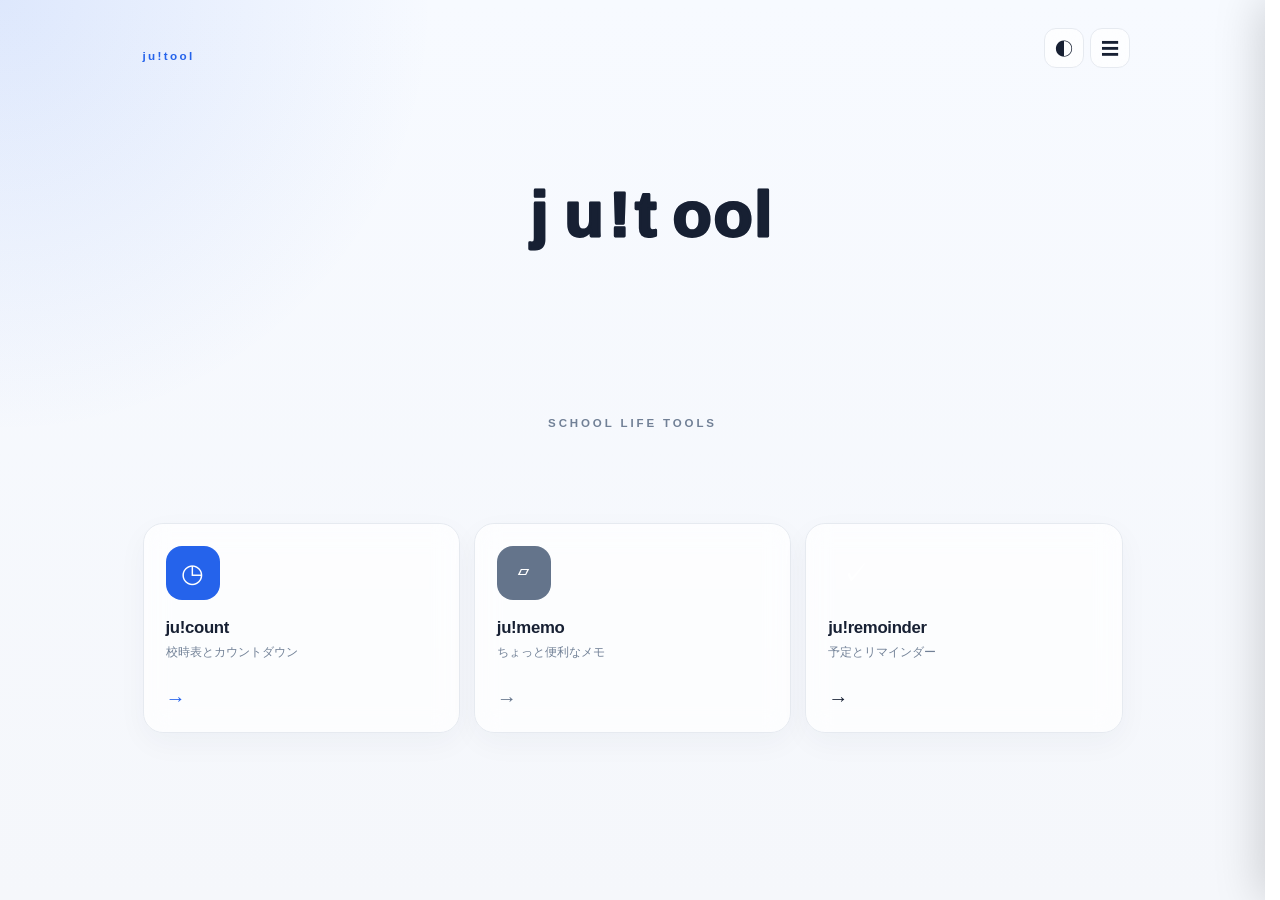
<file: jutool.html>
<!DOCTYPE html>
<html lang="ja">
<head>
  <meta charset="UTF-8">
  <meta name="viewport" content="width=device-width, initial-scale=1">
  <meta name="description" content="ju!tool - 学校生活を支えるツール">
  <title>ju!tool</title>
  <link rel="stylesheet" href="jutool.css">
</head>
<body>
  <main class="tool-home">
    <header class="tool-header">
      <span class="tool-header__label">ju!tool</span>
      <div class="tool-header__actions">
        <button id="tool-theme-button" class="tool-theme-button" type="button" aria-label="ダークモードに切り替え">◐</button>
        <button id="menu-button" class="tool-menu-button" type="button" aria-label="メニューを開く" aria-expanded="false">☰</button>
      </div>
    </header>
    <section class="logo-hero" aria-label="ju!tool">
      <button id="logo" class="logo-button" type="button" aria-label="ju!toolのロゴを再生">
      <svg class="logo" fill="none" stroke="currentColor" stroke-width="2.5" stroke-linecap="round" stroke-linejoin="round" viewBox="0 0 264 64" role="img" aria-label="ju!tool">
        <g class="logo__group logo__group--ghost" aria-hidden="true">
          <text class="logo__letter logo__letter--j" x="42" y="45">j</text>
          <text class="logo__letter logo__letter--u" x="72" y="45">u</text>
          <text class="logo__letter logo__letter--bang" x="111" y="45">!</text>
          <text class="logo__letter logo__letter--t" x="134" y="45">t</text>
          <text class="logo__letter logo__letter--o" x="167" y="45">o</text>
          <text class="logo__letter logo__letter--o2" x="203" y="45">o</text>
          <text class="logo__letter logo__letter--l" x="239" y="45">l</text>
        </g>
        <g class="logo__group logo__group--ghost" aria-hidden="true">
          <text class="logo__letter logo__letter--j" x="42" y="45">j</text>
          <text class="logo__letter logo__letter--u" x="72" y="45">u</text>
          <text class="logo__letter logo__letter--bang" x="111" y="45">!</text>
          <text class="logo__letter logo__letter--t" x="134" y="45">t</text>
          <text class="logo__letter logo__letter--o" x="167" y="45">o</text>
          <text class="logo__letter logo__letter--o2" x="203" y="45">o</text>
          <text class="logo__letter logo__letter--l" x="239" y="45">l</text>
        </g>
        <g class="logo__group">
          <text class="logo__letter logo__letter--j" x="42" y="45">j</text>
          <text class="logo__letter logo__letter--u" x="72" y="45">u</text>
          <text class="logo__letter logo__letter--bang" x="111" y="45">!</text>
          <text class="logo__letter logo__letter--t" x="134" y="45">t</text>
          <text class="logo__letter logo__letter--o" x="167" y="45">o</text>
          <text class="logo__letter logo__letter--o2" x="203" y="45">o</text>
          <text data-anim class="logo__letter logo__letter--l" x="239" y="45">l</text>
        </g>
      </svg>
      </button>
      <p class="tagline">school life tools</p>
    </section>
    <section class="tool-grid" aria-label="ju!toolのアプリ">
      <a class="tool-card tool-card--count" href="index.html">
        <span class="tool-card__icon">◷</span>
        <span><strong>ju!count</strong><small>校時表とカウントダウン</small></span>
        <span class="tool-card__arrow">→</span>
      </a>
      <a class="tool-card tool-card--memo" href="memo.html">
        <span class="tool-card__icon">▱</span>
        <span><strong>ju!memo</strong><small>ちょっと便利なメモ</small></span>
        <span class="tool-card__arrow">→</span>
      </a>
      <a class="tool-card tool-card--remoinder" href="ju-remoinder.html">
        <span class="tool-card__icon">✓</span>
        <span><strong>ju!remoinder</strong><small>予定とリマインダー</small></span>
        <span class="tool-card__arrow">→</span>
      </a>
    </section>
  </main>
  <aside id="tool-menu" class="tool-menu" aria-hidden="true">
    <div class="tool-menu__header">
      <strong>メニュー</strong>
      <button id="menu-close" class="tool-menu__close" type="button" aria-label="メニューを閉じる">×</button>
    </div>
    <nav class="tool-menu__nav" aria-label="アプリメニュー">
      <a href="jutool.html">ju!tool ホーム</a>
      <a href="index.html">ju!count</a>
      <a href="memo.html">ju!memo</a>
      <a href="ju-remoinder.html">ju!remoinder</a>
    </nav>
  </aside>
  <script>
    class LogoAnimation {
      constructor(buttonSelector, svgSelector) {
        this.button = document.querySelector(buttonSelector);
        this.svg = document.querySelector(svgSelector);
        this.lastAnimatedLetter = this.svg?.querySelector("[data-anim]");
        this.playClass = "logo--running";
        this.button?.addEventListener("click", () => this.replay());
        this.lastAnimatedLetter?.addEventListener("animationend", () => this.stop());
        this.replay();
      }
      replay() {
        if (!this.button || this.button.disabled) return;
        this.button.disabled = true;
        this.svg.classList.remove(this.playClass);
        requestAnimationFrame(() => this.svg.classList.add(this.playClass));
      }
      stop() {
        this.button.disabled = false;
        this.svg.classList.remove(this.playClass);
      }
    }
    new LogoAnimation("#logo", "#logo .logo");
    const menuButton = document.querySelector("#menu-button");
    const menu = document.querySelector("#tool-menu");
    const menuClose = document.querySelector("#menu-close");
    const themeButton = document.querySelector("#tool-theme-button");
    const savedTheme = localStorage.getItem("ju-tools-dark-mode") === "true";
    document.body.classList.toggle("dark-mode", savedTheme);
    themeButton.addEventListener("click", () => {
      const enabled = !document.body.classList.contains("dark-mode");
      document.body.classList.toggle("dark-mode", enabled);
      localStorage.setItem("ju-tools-dark-mode", String(enabled));
    });
    const toggleMenu = (open) => {
      menu.classList.toggle("is-open", open);
      menu.setAttribute("aria-hidden", String(!open));
      menuButton.setAttribute("aria-expanded", String(open));
      if (open) menuClose.focus();
    };
    menuButton.addEventListener("click", () => toggleMenu(true));
    menuClose.addEventListener("click", () => toggleMenu(false));
    document.addEventListener("keydown", (event) => {
      if (event.key === "Escape") toggleMenu(false);
    });
  </script>
</body>
</html>
</file>
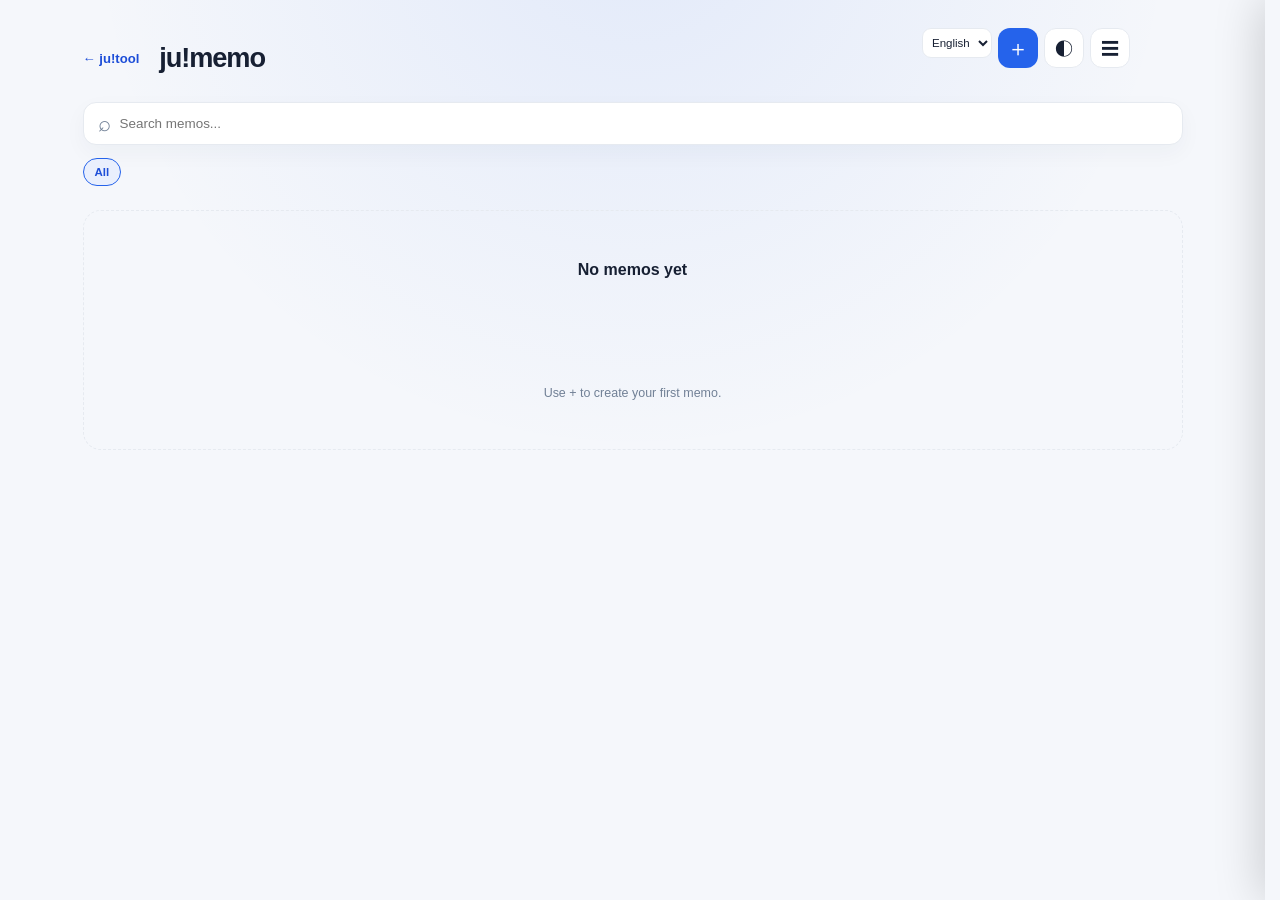
<file: memo.html>
<!DOCTYPE html>
<html lang="ja">
<head>
  <meta charset="UTF-8">
  <meta name="viewport" content="width=device-width, initial-scale=1">
  <meta name="description" content="ju!countool メモ">
  <title>ju!memo - ju!tool</title>
  <link rel="icon" type="image/svg+xml" href="favicon.svg">
  <link rel="alternate icon" type="image/png" href="jutool.png">
  <link rel="stylesheet" href="style.css">
</head>
<body class="memo-page">
  <main class="memo-app">
    <header class="memo-page-header">
      <a href="index.html" class="back-link">← ju!tool</a>
      <h1>ju!memo</h1>
      <div class="memo-page-actions">
        <select class="language-select" data-language-selector aria-label="表示言語">
          <option value="ja">日本語</option><option value="en">English</option><option value="zh">中文</option>
        </select>
        <button id="memo-theme" class="tool-theme-button" type="button" aria-label="ダークモードに切り替え">◐</button>
        <button id="memo-add" class="memo-add" type="button" aria-label="メモを追加">＋</button>
        <button id="memo-menu-button" class="tool-menu-button" type="button" aria-label="メニューを開く" aria-expanded="false">☰</button>
      </div>
    </header>
    <section class="memo-toolbar" aria-label="メモを整理">
      <label class="memo-search"><span aria-hidden="true">⌕</span><input id="memo-search" type="search" placeholder="メモを検索..." aria-label="メモを検索"></label>
      <div id="memo-tags" class="memo-tags" role="group" aria-label="タグで絞り込み"></div>
    </section>
    <section id="memo-grid" class="memo-grid"></section>
  </main>
  <aside id="memo-menu" class="tool-menu" aria-hidden="true">
    <div class="tool-menu__header">
      <strong>メニュー</strong>
      <button id="memo-menu-close" class="tool-menu__close" type="button" aria-label="メニューを閉じる">×</button>
    </div>
    <nav class="tool-menu__nav" aria-label="アプリメニュー">
      <a href="index.html">ju!tool ホーム</a>
      <a href="jucount.html">ju!count</a>
      <a href="memo.html">ju!memo</a>
      <a href="ju-reminder.html">ju!reminder</a>
      <a data-confirm-external href="https://sirotumekuma.github.io/sirotume-lab/" target="_blank" rel="noopener noreferrer">プライバシーポリシー</a>
      <a data-confirm-external href="https://sirotumekuma.github.io/sirotume-lab/" target="_blank" rel="noopener noreferrer">利用規約</a>
      <a data-confirm-external href="https://sirotumekuma.github.io/sirotume-lab/" target="_blank" rel="noopener noreferrer">sirotume-lab 2026</a>
    </nav>
  </aside>
  <script>
    const memoKey = "ju-countool-memos";
    const memoTheme = document.querySelector("#memo-theme");
    const memoDark = localStorage.getItem("ju-tools-dark-mode") === "true";
    document.body.classList.toggle("dark-mode", memoDark);
    memoTheme.addEventListener("click", () => {
      const enabled = !document.body.classList.contains("dark-mode");
      document.body.classList.toggle("dark-mode", enabled);
      localStorage.setItem("ju-tools-dark-mode", String(enabled));
    });
    const memoMenuButton = document.querySelector("#memo-menu-button");
    const memoMenu = document.querySelector("#memo-menu");
    const memoMenuClose = document.querySelector("#memo-menu-close");
    const toggleMemoMenu = (open) => {
      memoMenu.classList.toggle("is-open", open);
      memoMenu.setAttribute("aria-hidden", String(!open));
      memoMenuButton.setAttribute("aria-expanded", String(open));
      if (open) memoMenuClose.focus();
    };
    memoMenuButton.addEventListener("click", () => toggleMemoMenu(true));
    memoMenuClose.addEventListener("click", () => toggleMemoMenu(false));
    document.addEventListener("keydown", (event) => {
      if (event.key === "Escape") toggleMemoMenu(false);
    });
    const grid = document.querySelector("#memo-grid");
    const search = document.querySelector("#memo-search");
    const tagBar = document.querySelector("#memo-tags");
    const memoColors = ["#ffffff", "#dbeafe", "#dcfce7", "#fef3c7", "#fce7f3", "#ede9fe", "#cffafe"];
    let activeTag = "";
    const escapeMemo = (value) => String(value).replace(/[&<>"']/g, (c) => ({ "&": "&amp;", "<": "&lt;", ">": "&gt;", '"': "&quot;", "'": "&#39;" }[c]));
    const readMemos = () => {
      try {
        const memos = JSON.parse(localStorage.getItem(memoKey) || "[]");
        return Array.isArray(memos) ? memos : [];
      } catch (error) {
        console.warn("メモを読み込めませんでした。", error);
        return [];
      }
    };
    const normalizeMemo = (memo) => ({
      title: memo.title || "新しいメモ",
      body: memo.body || "",
      reflect: Boolean(memo.reflect),
      color: memo.color || "#ffffff",
      tags: Array.isArray(memo.tags) ? memo.tags : []
    });
    const writeMemos = (memos) => localStorage.setItem(memoKey, JSON.stringify(memos));
    function renderTags(memos) {
      const tags = [...new Set(memos.flatMap((memo) => normalizeMemo(memo).tags))];
      tagBar.innerHTML = `<button class="memo-tag-filter${activeTag === "" ? " is-active" : ""}" type="button" data-tag="">すべて</button>${tags.map((tag) => `<button class="memo-tag-filter${activeTag === tag ? " is-active" : ""}" type="button" data-tag="${escapeMemo(tag)}">#${escapeMemo(tag)}</button>`).join("")}`;
    }
    function renderMemoPreview(preview, body, memoIndex) {
      const lines = String(body || "").split(/\r?\n/);
      let listType = "";
      let output = "";
      const closeList = () => {
        if (listType) output += `</${listType}>`;
        listType = "";
      };
      const inline = (text) => escapeMemo(text).replace(/\*\*(.+?)\*\*/g, "<strong>$1</strong>");
      lines.forEach((line, lineIndex) => {
        const checkbox = /^\s*[-*]\s+\[([ xX])\]\s*(.*)$/.exec(line);
        const bullet = /^\s*[-*]\s+(.+)$/.exec(line);
        const numbered = /^\s*\d+\.\s+(.+)$/.exec(line);
        if (checkbox) {
          closeList();
          output += `<label class="memo-preview__check"><input type="checkbox" data-memo-index="${memoIndex}" data-checklist-line="${lineIndex}" ${checkbox[1].toLowerCase() === "x" ? "checked" : ""}><span>${inline(checkbox[2])}</span></label>`;
        } else if (bullet || numbered) {
          const nextListType = bullet ? "ul" : "ol";
          if (listType !== nextListType) {
            closeList();
            listType = nextListType;
            output += `<${listType}>`;
          }
          output += `<li>${inline((bullet || numbered)[1])}</li>`;
        } else {
          closeList();
          const heading = /^(#{1,3})\s+(.+)$/.exec(line);
          if (heading) {
            const level = heading[1].length + 2;
            output += `<h${level}>${inline(heading[2])}</h${level}>`;
          } else if (line.trim()) {
            output += `<p>${inline(line)}</p>`;
          }
        }
      });
      closeList();
      preview.innerHTML = output || '<p class="memo-preview__empty">本文を入力すると、ここにプレビューが表示されます。</p>';
    }
    function renderMemos() {
      const memos = readMemos().map(normalizeMemo);
      renderTags(memos);
      const query = search.value.trim().toLowerCase();
      const visible = memos.map((memo, index) => ({ memo, index })).filter(({ memo }) => {
        const matchesText = !query || `${memo.title} ${memo.body} ${memo.tags.join(" ")}`.toLowerCase().includes(query);
        const matchesTag = !activeTag || memo.tags.includes(activeTag);
        return matchesText && matchesTag;
      });
      grid.innerHTML = visible.length ? visible.map(({ memo, index }) => `
        <article class="memo-card memo-card--${memo.color.slice(1)}" style="--memo-color:${memo.color}">
          <div class="memo-card__topline"><span class="memo-card__number">${String(index + 1).padStart(2, "0")}</span><div class="memo-color-picker" role="group" aria-label="メモの色">${memoColors.map((color) => `<button type="button" class="memo-color${memo.color === color ? " is-selected" : ""}" data-color="${color}" data-index="${index}" style="--swatch:${color}" aria-label="色を変更"></button>`).join("")}</div></div>
          <input class="memo-card__title" data-index="${index}" value="${escapeMemo(memo.title)}" aria-label="メモのタイトル">
          <textarea class="memo-card__body" data-index="${index}" aria-label="メモの内容" placeholder="ここに書き残す...">${escapeMemo(memo.body)}</textarea>
          <div class="memo-format-toolbar" data-memo-index="${index}" role="toolbar" aria-label="本文の書式">
            <button type="button" data-format="checklist" aria-label="チェックリストを挿入">☑</button>
            <button type="button" data-format="bullet" aria-label="箇条書きを挿入">•</button>
            <button type="button" data-format="numbered" aria-label="番号付きリストを挿入">1.</button>
            <button type="button" data-format="bold" aria-label="太字">B</button>
            <button type="button" data-format="heading" aria-label="見出し">H</button>
          </div>
          <div class="memo-preview"><span class="memo-preview__label">プレビュー</span><div class="memo-preview__content" data-memo-preview="${index}"></div></div>
          <div class="memo-tag-editor"><span>#</span><input class="memo-card__tags" data-index="${index}" value="${escapeMemo(memo.tags.join(", "))}" placeholder="タグを追加（例: 学校, アイデア）" aria-label="タグ"></div>
          <div class="memo-card__chips">${memo.tags.map((tag) => `<button type="button" class="memo-chip" data-tag="${escapeMemo(tag)}">#${escapeMemo(tag)}</button>`).join("")}</div>
          <div class="memo-card__footer"><label><input type="checkbox" data-reflect="${index}" ${memo.reflect ? "checked" : ""}> ju!countに反映</label><button type="button" data-delete="${index}">削除</button></div>
        </article>
      `).join("") : `<div class="memo-empty-state"><strong>${query || activeTag ? "見つかりませんでした" : "まだメモがありません"}</strong><span>${query || activeTag ? "検索条件やタグを変えてみてください。" : "＋ボタンから最初のメモを作りましょう。"}</span></div>`;
      grid.querySelectorAll(".memo-preview__content").forEach((preview) => {
        const index = preview.dataset.memoPreview;
        const textarea = grid.querySelector(`.memo-card__body[data-index="${index}"]`);
        renderMemoPreview(preview, textarea.value, index);
      });
    }
    function saveMemoField(index, field, value) {
      const memos = readMemos();
      memos[index][field] = value;
      writeMemos(memos);
    }
    document.querySelector("#memo-add").addEventListener("click", () => {
      const memos = readMemos();
      memos.unshift({ title: "新しいメモ", body: "", reflect: false, color: "#ffffff", tags: [] });
      writeMemos(memos);
      renderMemos();
      document.querySelector(".memo-card__title").focus();
    });
    function applyMemoFormat(index, format) {
      const textarea = grid.querySelector(`.memo-card__body[data-index="${index}"]`);
      const start = textarea.selectionStart;
      const end = textarea.selectionEnd;
      const selected = textarea.value.slice(start, end);
      if (format === "bold") {
        if (selected) {
          textarea.setRangeText(`**${selected}**`, start, end, "select");
        } else {
          textarea.setRangeText("****", start, end, "end");
          textarea.setSelectionRange(start + 2, start + 2);
        }
      } else {
        const prefixes = { checklist: "- [ ] ", bullet: "- ", numbered: "1. ", heading: "# " };
        const lineStart = textarea.value.lastIndexOf("\n", Math.max(0, start - 1)) + 1;
        textarea.setRangeText(prefixes[format], lineStart, lineStart, "end");
      }
      saveMemoField(index, "body", textarea.value);
      renderMemoPreview(grid.querySelector(`.memo-preview__content[data-memo-preview="${index}"]`), textarea.value, index);
      textarea.focus();
    }
    grid.addEventListener("input", (event) => {
      if (event.target.classList.contains("memo-card__title")) saveMemoField(event.target.dataset.index, "title", event.target.value);
      if (event.target.classList.contains("memo-card__body")) {
        saveMemoField(event.target.dataset.index, "body", event.target.value);
        renderMemoPreview(grid.querySelector(`.memo-preview__content[data-memo-preview="${event.target.dataset.index}"]`), event.target.value, event.target.dataset.index);
      }
      if (event.target.classList.contains("memo-card__tags")) {
        saveMemoField(event.target.dataset.index, "tags", event.target.value.split(",").map((tag) => tag.trim().replace(/^#/, "")).filter(Boolean).slice(0, 8));
        renderTags(readMemos());
      }
    });
    grid.addEventListener("change", (event) => {
      if (event.target.dataset.checklistLine !== undefined) {
        const memos = readMemos();
        const memo = memos[Number(event.target.dataset.memoIndex)];
        const lines = String(memo.body || "").split(/\r?\n/);
        const lineIndex = Number(event.target.dataset.checklistLine);
        lines[lineIndex] = lines[lineIndex].replace(/^(\s*[-*]\s+\[)[ xX](\])/, `$1${event.target.checked ? "x" : " "}$2`);
        memo.body = lines.join("\n");
        writeMemos(memos);
        renderMemos();
        return;
      }
      if (event.target.dataset.reflect !== undefined) saveMemoField(event.target.dataset.reflect, "reflect", event.target.checked);
    });
    grid.addEventListener("click", (event) => {
      const formatButton = event.target.closest("[data-format]");
      if (formatButton) {
        applyMemoFormat(formatButton.closest(".memo-format-toolbar").dataset.memoIndex, formatButton.dataset.format);
        return;
      }
      if (event.target.dataset.delete !== undefined) {
        const memos = readMemos();
        memos.splice(Number(event.target.dataset.delete), 1);
        writeMemos(memos);
        renderMemos();
      }
      if (event.target.dataset.color) {
        saveMemoField(event.target.dataset.index, "color", event.target.dataset.color);
        renderMemos();
      }
      if (event.target.dataset.tag !== undefined) {
        activeTag = event.target.dataset.tag;
        renderMemos();
      }
    });
    tagBar.addEventListener("click", (event) => {
      if (event.target.dataset.tag !== undefined) {
        activeTag = event.target.dataset.tag;
        renderMemos();
      }
    });
    search.addEventListener("input", renderMemos);
    renderMemos();
  </script>
  <script src="external-link-confirm.js"></script>
  <script src="maintenance.js"></script>
  <script src="i18n.js"></script>
</body>
</html>
</file>
<file: jutool.css>
:root {
  --bg: #f5f7fb;
  --surface: #fff;
  --fg: #172033;
  --muted: #718096;
  --line: #e6eaf0;
  --accent: #2563eb;
  --accent-dark: #1d4ed8;
  --shadow: 0 24px 70px rgba(31, 50, 81, .1);
}
* { box-sizing: border-box; }
html { color-scheme: light; scrollbar-gutter: stable; }
body.dark-mode {
  --bg: #101722;
  --surface: #1b2433;
  --fg: #f3f6fb;
  --muted: #9aa8bb;
  --line: #2d394b;
  --shadow: 0 24px 70px rgba(0, 0, 0, .32);
  color-scheme: dark;
}
.maintenance-banner { position: fixed; inset: 0 0 auto; z-index: 1001; padding: 12px 20px; border-bottom: 1px solid #fed7aa; color: #9a3412; background: #fff7ed; font-size: .88rem; font-weight: 700; line-height: 1.5; text-align: center; }
body.dark-mode .maintenance-banner { border-color: #7c2d12; color: #fed7aa; background: #431407; }
.maintenance-screen { position: fixed; inset: 0; z-index: 1000; display: grid; place-items: center; padding: 80px 24px 24px; color: #172033; background: #f5f7fb; font-size: 1.1rem; font-weight: 700; text-align: center; }
body.dark-mode .maintenance-screen { color: #f3f6fb; background: #101722; }
body {
  min-width: 280px;
  min-height: 100vh;
  margin: 0;
  color: var(--fg);
  background:
    radial-gradient(circle at top left, rgba(37, 99, 235, 0.12), transparent 28%),
    linear-gradient(180deg, #f7faff 0%, var(--bg) 100%);
  font-family: -apple-system, BlinkMacSystemFont, "Segoe UI", "Noto Sans JP", sans-serif;
  -webkit-font-smoothing: antialiased;
}
body.dark-mode {
  background:
    radial-gradient(circle at top left, rgba(96, 165, 250, 0.12), transparent 28%),
    linear-gradient(180deg, #0d1724 0%, var(--bg) 100%);
}
button { font: inherit; }
button:focus-visible, a:focus-visible { outline: 3px solid color-mix(in srgb, var(--accent) 35%, transparent); outline-offset: 3px; }
.tool-home { width: min(calc(100% - 40px), 980px); margin: 0 auto; padding: 28px 0 48px; }
.tool-header { display: flex; align-items: center; justify-content: space-between; height: 54px; }
.tool-header__label { color: var(--accent); font-size: .73rem; font-weight: 900; letter-spacing: .2em; }
.tool-header__actions { display: flex; gap: 6px; }
.language-select { position: fixed; top: 28px; right: max(150px, calc((100vw - 980px) / 2 + 138px)); z-index: 10; max-width: 92px; padding: 7px 5px; border: 1px solid var(--line); border-radius: 9px; color: var(--fg); background: var(--surface); font-size: .72rem; }
.tool-menu-button, .tool-theme-button { width: 40px; height: 40px; border: 1px solid var(--line); border-radius: 12px; color: var(--fg); background: rgba(255,255,255,0.7); backdrop-filter: blur(10px); cursor: pointer; font-size: 1.15rem; transition: color .2s, border-color .2s, transform .2s, box-shadow .2s; }
.tool-menu-button { position: fixed; top: 28px; right: max(20px, calc((100vw - 980px) / 2)); z-index: 9; }
.tool-theme-button { position: fixed; top: 28px; right: max(58px, calc((100vw - 980px) / 2 + 46px)); z-index: 9; }
.tool-menu-button:hover, .tool-menu-button:focus-visible, .tool-theme-button:hover, .tool-theme-button:focus-visible { color: var(--accent); border-color: var(--accent); box-shadow: 0 12px 24px rgba(37, 99, 235, 0.12); }
.tool-theme-button:hover { transform: rotate(20deg); }
.logo-hero { display: grid; place-items: center; min-height: 49vh; padding: 30px 0 22px; text-align: center; }
.logo-button { position: relative; border: 0; color: var(--fg); background: transparent; cursor: pointer; }
.logo { width: min(100%, 460px); height: auto; overflow: visible; }
.logo__letter { fill: currentColor; font-family: "Trebuchet MS", "Segoe UI", sans-serif; font-size: 56px; font-weight: 800; letter-spacing: -4px; stroke: currentColor; }
.logo__group--ghost { opacity: .12; }
.logo--running .logo__letter { stroke-dasharray: 1000 1000; stroke-dashoffset: 1000; animation: logo-letter-draw .7s cubic-bezier(.5, 0, .5, 1) forwards; }
.logo--running .logo__group:nth-child(2) .logo__letter { animation-delay: .16s; }
.logo--running .logo__group:nth-child(3) .logo__letter { animation-delay: .32s; }
.logo--running .logo__group:nth-child(3) .logo__letter:nth-child(2) { animation-delay: .43s; }
.logo--running .logo__group:nth-child(3) .logo__letter:nth-child(3) { animation-delay: .54s; }
.logo--running .logo__group:nth-child(3) .logo__letter:nth-child(4) { animation-delay: .65s; }
.logo--running .logo__group:nth-child(3) .logo__letter:nth-child(5) { animation-delay: .76s; }
.logo--running .logo__group:nth-child(3) .logo__letter:nth-child(6) { animation-delay: .87s; }
.logo--running .logo__group:nth-child(3) .logo__letter:nth-child(7) { animation-delay: .98s; }
.logo--running { animation: logo-impact 1.6s cubic-bezier(.2, .8, .2, 1) forwards; }
.logo-button::after { display: none; }
.tagline { margin: 10px 0 0; color: var(--muted); font-size: .72rem; font-weight: 800; letter-spacing: .25em; text-transform: uppercase; }
.tool-grid { display: grid; grid-template-columns: repeat(3, 1fr); gap: 14px; text-align: left; }
.tool-card { position: relative; display: flex; flex-direction: column; align-items: flex-start; gap: 18px; min-height: 210px; padding: 22px; overflow: hidden; border: 1px solid var(--line); border-radius: 20px; color: var(--fg); background: rgba(255,255,255,0.72); backdrop-filter: blur(12px); box-shadow: 0 10px 30px rgba(31, 50, 81, .04); text-decoration: none; transition: transform .2s, box-shadow .2s, border-color .2s; }
.tool-card::after { display: none; }
.tool-card:hover, .tool-card:focus-visible { border-color: var(--card-accent); box-shadow: var(--shadow); transform: translateY(-4px); }
.tool-card__icon { display: grid; width: 54px; height: 54px; place-items: center; border-radius: 16px; color: #fff; background: var(--card-accent); font-size: 1.65rem; }
.tool-card--count { --card-accent: #2563eb; }.tool-card--memo { --card-accent: #64748b; }.tool-card--reminder { --card-accent: #16a66a; }
.tool-card strong, .tool-card small { display: block; }.tool-card strong { font-size: 1.05rem; letter-spacing: -.02em; }.tool-card small { margin-top: 5px; color: var(--muted); font-size: .76rem; line-height: 1.5; }.tool-card__arrow { margin-top: auto; color: var(--card-accent); font-size: 1.25rem; }
.tool-menu { position: fixed; inset: 0 0 0 auto; z-index: 10; width: min(88vw, 360px); padding: 26px 20px; color: var(--fg); background: rgba(255,255,255,0.9); backdrop-filter: blur(18px); box-shadow: -18px 0 45px rgba(0,0,0,.18); transform: translateX(100%); transition: transform .25s ease; }
.tool-menu.is-open { transform: translateX(0); }
.tool-menu__header { display: flex; align-items: center; justify-content: space-between; margin-bottom: 20px; font-size: 1rem; }
.tool-menu__close { border: 0; color: var(--muted); background: transparent; cursor: pointer; font-size: 1.7rem; }
.tool-menu__nav { display: grid; gap: 8px; }
.tool-menu__nav a,
.tool-link { padding: 13px 14px; border: 1px solid var(--line); border-radius: 12px; color: var(--fg); background: rgba(255,255,255,0.4); text-decoration: none; font-size: .83rem; font-weight: 700; cursor: pointer; transition: transform .2s, border-color .2s, box-shadow .2s; }
.tool-menu__nav a:hover, .tool-menu__nav a:focus-visible,
.tool-link:hover, .tool-link:focus-visible { color: var(--accent); border-color: var(--accent); box-shadow: 0 10px 20px rgba(37, 99, 235, 0.1); transform: translateY(-1px); }
.tool-link { width: 100%; text-align: left; }
.tool-link--footer { width: auto; }
.tool-link--external { display: inline-flex; align-items: center; justify-content: flex-start; }
.tool-footer { padding-top: 18px; }
.tool-footer__nav { display: flex; flex-wrap: wrap; justify-content: flex-start; gap: 10px; }
.info-overlay { position: fixed; inset: 0; z-index: 20; display: grid; place-items: center; padding: 24px; background: rgba(10, 17, 30, .48); backdrop-filter: blur(8px); }
.info-panel { width: min(100%, 680px); max-height: 84vh; overflow: auto; padding: 24px 22px 20px; border: 1px solid rgba(255,255,255,.18); border-radius: 22px; background: rgba(255,255,255,0.9); box-shadow: 0 28px 70px rgba(15, 23, 42, 0.22); }
.info-panel__header { display: flex; align-items: flex-start; justify-content: space-between; margin-bottom: 14px; }
.info-tagline { margin: 0; letter-spacing: .24em; }
#info-title { margin: 8px 0 0; font-size: clamp(1.7rem, 4vw, 2.5rem); letter-spacing: -.05em; }
.info-content { line-height: 1.7; }
.info-page { display: none; }
.info-page.is-active { display: block; }
.info-page h3 { margin: 0 0 10px; font-size: 1.1rem; }
.info-page p, .info-page li { color: var(--muted); font-size: .9rem; }
.info-page ul { padding-left: 1.2rem; margin: 10px 0; }
.coming-soon { display: grid; place-items: center; min-height: 82vh; text-align: center; }
.coming-soon__card { width: min(100%, 560px); padding: 48px 28px; border: 1px solid var(--line); border-radius: 24px; background: var(--surface); box-shadow: var(--shadow); }
.coming-soon h1 { margin: 12px 0 14px; font-size: clamp(2rem, 8vw, 3.4rem); letter-spacing: -.06em; }
.coming-soon p { color: var(--muted); font-size: .9rem; }
.coming-soon a { display: inline-block; margin-top: 16px; padding: 12px 18px; border-radius: 10px; color: #fff; background: var(--accent); text-decoration: none; font-size: .82rem; font-weight: 700; }
.reminder-page { max-width: 900px; margin: 0 auto; padding: 52px 0 20px; }.reminder-heading { display: flex; align-items: end; justify-content: space-between; gap: 20px; margin-bottom: 24px; }.reminder-heading h1 { margin: 8px 0 0; font-size: clamp(2rem, 5vw, 3rem); letter-spacing: -.06em; }.reminder-add-button, .reminder-submit { padding: 12px 16px; border-radius: 11px; color: #fff; background: var(--accent); cursor: pointer; font-size: .8rem; font-weight: 800; }.calendar-card, .reminder-agenda { padding: 22px; border: 1px solid var(--line); border-radius: 20px; background: var(--surface); box-shadow: 0 10px 30px rgba(31,50,81,.05); }.calendar-toolbar { display: flex; align-items: center; gap: 10px; margin-bottom: 20px; }.calendar-toolbar h2 { min-width: 145px; margin: 0; font-size: 1.05rem; text-align: center; }.calendar-nav, .calendar-today { border: 1px solid var(--line); border-radius: 9px; color: var(--fg); background: var(--surface); cursor: pointer; }.calendar-nav { width: 34px; height: 34px; font-size: 1.4rem; line-height: 1; }.calendar-today { margin-left: auto; padding: 8px 11px; font-size: .72rem; font-weight: 700; }.calendar-nav:hover, .calendar-today:hover { color: var(--accent); border-color: var(--accent); }.calendar-weekdays, .calendar-grid { display: grid; grid-template-columns: repeat(7, 1fr); gap: 6px; }.calendar-weekdays { margin-bottom: 6px; color: var(--muted); font-size: .7rem; font-weight: 800; text-align: center; }.calendar-weekdays span:first-child { color: #e05d70; }.calendar-weekdays span:last-child { color: var(--accent); }.calendar-day { display: flex; min-height: 78px; flex-direction: column; align-items: flex-start; gap: 3px; padding: 8px; border: 1px solid var(--line); border-radius: 10px; color: var(--fg); background: var(--surface); cursor: pointer; text-align: left; }.calendar-day:hover { border-color: var(--accent); background: color-mix(in srgb, var(--accent) 6%, var(--surface)); }.calendar-day > span { font-size: .75rem; font-weight: 800; }.calendar-day small { width: 100%; overflow: hidden; padding: 3px 4px; border-radius: 4px; color: var(--accent-dark); background: color-mix(in srgb, var(--accent) 11%, transparent); font-size: .6rem; text-overflow: ellipsis; white-space: nowrap; }.calendar-day--empty { border-color: transparent; background: transparent; cursor: default; }.calendar-day.is-today { border: 2px solid var(--accent); padding: 7px; }.calendar-day.is-today > span { color: var(--accent); }.reminder-agenda { margin-top: 16px; }.reminder-section-heading { display: flex; align-items: center; justify-content: space-between; margin-bottom: 12px; }.reminder-section-heading h2 { margin: 0; font-size: 1rem; }.reminder-section-heading span { color: var(--muted); font-size: .72rem; font-weight: 700; }.agenda-list { display: grid; gap: 8px; }.agenda-item { display: grid; grid-template-columns: 110px 1fr auto; align-items: center; gap: 14px; padding: 12px; border-radius: 10px; background: color-mix(in srgb, var(--accent) 6%, var(--surface)); }.agenda-item time { color: var(--accent-dark); font-size: .7rem; font-weight: 800; }.agenda-item strong { font-size: .82rem; }.agenda-item p { margin: 3px 0 0; color: var(--muted); font-size: .72rem; }.agenda-item button { color: var(--muted); background: transparent; cursor: pointer; font-size: 1.1rem; }.agenda-item button:hover { color: #dc3545; }.agenda-empty { margin: 0; padding: 18px; color: var(--muted); font-size: .78rem; text-align: center; }.reminder-dialog-backdrop { position: fixed; inset: 0; z-index: 40; padding: 24px 16px; overflow-y: auto; background: rgba(9,17,30,.58); backdrop-filter: blur(7px); }.reminder-dialog { width: min(100%, 500px); margin: 8vh auto 0; padding: 26px; border: 1px solid var(--line); border-radius: 20px; color: var(--fg); background: var(--surface); box-shadow: var(--shadow); }.reminder-dialog-header { display: flex; align-items: flex-start; justify-content: space-between; }.reminder-dialog h2 { margin: 8px 0 0; font-size: 1.3rem; }.reminder-form { display: grid; gap: 13px; margin-top: 22px; }.reminder-form label { display: grid; gap: 6px; color: var(--muted); font-size: .78rem; font-weight: 700; }.reminder-form input, .reminder-form textarea { width: 100%; padding: 11px 12px; border: 1px solid var(--line); border-radius: 10px; color: var(--fg); background: var(--surface); font: inherit; }.reminder-form textarea { resize: vertical; }.reminder-submit { width: 100%; margin-top: 4px; }@keyframes logo-letter-draw { 0% { stroke-dashoffset: 1000; fill: transparent; opacity: .2; } 25% { opacity: 1; } 78% { stroke-dashoffset: 0; fill: transparent; } 100% { stroke-dashoffset: 0; fill: currentColor; opacity: 1; } }
@keyframes logo-impact { 0% { transform: scale(.78) rotate(-3deg); filter: drop-shadow(0 0 0 transparent); } 35% { transform: scale(1.08) rotate(1deg); filter: drop-shadow(0 0 16px color-mix(in srgb, var(--accent) 80%, transparent)); } 70% { transform: scale(.98) rotate(0); } 100% { transform: scale(1); filter: drop-shadow(0 8px 18px rgba(24,34,48,.16)); } }
@keyframes logo-glow { 0% { opacity: .65; transform: scale(.65); } 55% { opacity: .25; transform: scale(1.18); } 100% { opacity: 0; transform: scale(1.45); } }
@media (prefers-reduced-motion: reduce) { .logo__letter { stroke-dashoffset: 0; fill: currentColor; }.logo--running .logo__letter { animation: none; } }
@media (max-width: 680px) { .tool-home { width: min(calc(100% - 24px), 980px); padding-top: 18px; }.logo-hero { min-height: 42vh; }.tool-grid { grid-template-columns: 1fr; }.tool-card { min-height: 128px; }.tool-card__arrow { position: absolute; right: 22px; bottom: 22px; } }
@media (max-width: 680px) { .language-select { top: 18px; right: 150px; }.tool-menu-button { top: 18px; right: 12px; }.tool-theme-button { top: 18px; right: 58px; } }
@media (max-width: 680px) { .reminder-page { padding-top: 30px; }.reminder-heading { align-items: flex-start; flex-direction: column; }.calendar-card, .reminder-agenda { padding: 14px; }.calendar-day { min-height: 62px; padding: 6px; }.calendar-day.is-today { padding: 5px; }.calendar-day small { display: none; }.agenda-item { grid-template-columns: 1fr auto; gap: 5px 10px; }.agenda-item time { grid-column: 1 / -1; } }
@media (max-width: 480px) { .logo__letter { font-size: 48px; }.calendar-weekdays, .calendar-grid { gap: 3px; }.calendar-day { min-height: 48px; padding: 5px; }.calendar-day.is-today { padding: 4px; }.calendar-day > span { font-size: .7rem; } }
</file>
<file: style.css>
:root {
  --accent: #2563eb;
  --accent-dark: #1d4ed8;
  --surface: #ffffff;
  --background: #f5f7fb;
  --text: #172033;
  --muted: #718096;
  --border: #e6eaf0;
  --panel: #f0f3f8;
  --shadow: 0 22px 60px rgba(31, 50, 81, .1);
  --radius-lg: 24px;
  --radius-md: 14px;
}

* { box-sizing: border-box; }
html { color-scheme: light; scrollbar-gutter: stable; }
body.dark-mode {
  --surface: #1b2433;
  --background: #101722;
  --text: #f3f6fb;
  --muted: #9aa8bb;
  --border: #2d394b;
  --panel: #222e40;
  --shadow: 0 22px 60px rgba(0, 0, 0, .3);
  color-scheme: dark;
}
.maintenance-banner { position: fixed; inset: 0 0 auto; z-index: 1001; padding: 12px 20px; border-bottom: 1px solid #fed7aa; color: #9a3412; background: #fff7ed; font-size: .88rem; font-weight: 700; line-height: 1.5; text-align: center; }
body.dark-mode .maintenance-banner { border-color: #7c2d12; color: #fed7aa; background: #431407; }
.maintenance-screen { position: fixed; inset: 0; z-index: 1000; display: grid; place-items: center; padding: 80px 24px 24px; color: #172033; background: #f5f7fb; font-size: 1.1rem; font-weight: 700; text-align: center; }
body.dark-mode .maintenance-screen { color: #f3f6fb; background: #101722; }
body {
  min-width: 280px;
  margin: 0;
  color: var(--text);
  background: radial-gradient(circle at 50% -10%, color-mix(in srgb, var(--accent) 9%, transparent), transparent 34rem), var(--background);
  font-family: -apple-system, BlinkMacSystemFont, "Segoe UI", "Noto Sans JP", sans-serif;
  -webkit-font-smoothing: antialiased;
}
button, input, textarea, select { font: inherit; }
.language-select { position: fixed; top: 28px; right: max(150px, calc((100vw - 980px) / 2 + 138px)); z-index: 10; max-width: 92px; padding: 7px 5px; border: 1px solid var(--border); border-radius: 9px; color: var(--text); background: var(--surface); font-size: .72rem; }
button { border: 0; }
button:focus-visible, a:focus-visible, input:focus-visible, textarea:focus-visible, select:focus-visible { outline: 3px solid color-mix(in srgb, var(--accent) 35%, transparent); outline-offset: 2px; }

.app-shell { width: min(calc(100% - 40px), 760px); margin: 0 auto; padding: 42px 0 30px; }
.app-header, .section-heading, .status-card__top { display: flex; align-items: center; justify-content: space-between; gap: 16px; }
.header-actions { display: flex; align-items: center; gap: 6px; }
.settings-button, .menu-button, .theme-toggle-button, .close-button { color: var(--muted); background: transparent; cursor: pointer; }
.settings-button, .menu-button, .theme-toggle-button { width: 40px; height: 40px; border-radius: 12px; font-size: 1.25rem; transition: color .2s, background .2s, transform .2s; }
.theme-toggle-button:hover, .theme-toggle-button:focus-visible { color: var(--accent); background: var(--panel); }
.settings-button { position: fixed; top: 28px; right: max(58px, calc((100vw - 980px) / 2 + 46px)); z-index: 9; }
.theme-toggle-button { position: fixed; top: 28px; right: max(104px, calc((100vw - 980px) / 2 + 92px)); z-index: 9; }
.menu-button:hover, .menu-button:focus-visible, .settings-button:hover, .settings-button:focus-visible { color: var(--accent); background: var(--panel); }
.settings-button:hover { transform: rotate(20deg); }
.eyebrow { margin: 0 0 7px; color: var(--accent); font-size: .68rem; font-weight: 800; letter-spacing: .2em; }
h1, h2, p { margin-top: 0; }
h1 { margin-bottom: 0; font-size: clamp(1.7rem, 5vw, 2.25rem); letter-spacing: -.04em; }
.current-date { color: var(--muted); font-size: .78rem; font-weight: 700; white-space: nowrap; }

.status-card { position: relative; overflow: hidden; margin-top: 34px; padding: clamp(26px, 6vw, 48px); border-radius: var(--radius-lg); color: #fff; background: linear-gradient(135deg, var(--accent), color-mix(in srgb, var(--accent) 72%, #111827)); box-shadow: var(--shadow); }
.status-card.is-rainbow { background: var(--rainbow-gradient, linear-gradient(90deg, #9d174d, #c2410c, #a16207, #047857, #1d4ed8, #6b21a8, #9d174d, #c2410c, #a16207, #047857, #1d4ed8, #6b21a8)); background-size: 200% 100%; animation: rainbow-flow var(--rainbow-duration, 14s) linear infinite var(--rainbow-direction, normal); }
.status-card.is-rainbow.is-rainbow-light, .status-card.is-light-theme { color: #111827; }
.status-card::after { position: absolute; width: 260px; height: 260px; right: -90px; bottom: -130px; border-radius: 50%; background: rgba(255,255,255,.1); content: ""; }
.status-label { font-size: .78rem; font-weight: 800; opacity: .78; }
.period-time { font-size: .78rem; font-weight: 700; opacity: .78; }
.status-card h2 { position: relative; z-index: 1; margin: 28px 0 10px; font-size: clamp(1.35rem, 5vw, 1.8rem); letter-spacing: -.03em; }
.countdown { position: relative; z-index: 1; font-variant-numeric: tabular-nums; font-size: clamp(4.2rem, 17vw, 8rem); font-weight: 800; letter-spacing: -.055em; line-height: 1; }
.countdown-caption { margin: 15px 0 27px; font-size: .8rem; font-weight: 600; opacity: .75; }
.bell-countdown { margin: -12px 0 20px; font-size: .82rem; font-weight: 700; opacity: .9; }
.lesson-start-countdown { position: relative; z-index: 1; margin: -12px 0 20px; font-size: .9rem; font-weight: 800; font-variant-numeric: tabular-nums; }
.progress-track { position: relative; z-index: 1; height: 7px; overflow: hidden; border-radius: 99px; background: rgba(255,255,255,.27); }
.progress-bar { width: 0; height: 100%; border-radius: inherit; background: #fff; transition: width .5s linear; }
.next-period { position: relative; z-index: 1; margin: 20px 0 0; font-size: .82rem; font-weight: 700; opacity: .85; }

@keyframes rainbow-flow { from { background-position: 0% 50%; } to { background-position: 100% 50%; } }
.class-celebration { position: fixed; inset: 0; z-index: 50; overflow: hidden; pointer-events: none; }
.class-celebration.is-active::before { position: absolute; inset: 0; background: radial-gradient(circle at 14% 40%, rgba(255,255,255,.52), transparent 16%), radial-gradient(circle at 86% 40%, rgba(255,255,255,.52), transparent 16%); animation: celebration-flash .65s ease-out both; content: ""; }
.class-confetti__piece { position: absolute; top: -16px; width: 9px; height: 16px; border-radius: 2px; animation: confetti-fall 2s ease-in forwards; }
.class-confetti__piece:nth-child(3n) { width: 8px; height: 8px; border-radius: 50%; box-shadow: 0 0 8px currentColor; }
.class-confetti__piece:nth-child(3n + 1) { transform: rotate(30deg); }
.class-confetti__piece--burst { top: 0; width: 10px; height: 10px; border-radius: 50%; box-shadow: 0 0 12px 2px currentColor; animation: confetti-burst 1.35s cubic-bezier(.12,.62,.3,1) both; }
.class-confetti__piece--star { width: 12px; height: 12px; clip-path: polygon(50% 0, 62% 35%, 100% 50%, 62% 63%, 50% 100%, 37% 63%, 0 50%, 37% 35%); }
.class-confetti__piece--streamer { width: 5px; height: 20px; border-radius: 99px; }
@keyframes celebration-flash { 0% { opacity: 0; } 15% { opacity: 1; } 100% { opacity: 0; } }
@keyframes confetti-fall { to { transform: translate3d(var(--confetti-drift), 105vh, 0) rotate(720deg); opacity: 0; } }
@keyframes confetti-burst { 0% { opacity: 1; transform: translate(-50%, -50%) scale(.2) rotate(0); } 100% { opacity: 0; transform: translate(calc(-50% + var(--burst-x)), calc(-50% + var(--burst-y))) scale(.8) rotate(480deg); } }
@media (prefers-reduced-motion: reduce) {
  .status-card.is-rainbow { animation: none; }
  .class-celebration { display: none; }
}

.tasks-card, .schedule-panel { margin-top: 16px; padding: 21px; border: 1px solid var(--border); border-radius: var(--radius-md); background: color-mix(in srgb, var(--surface) 92%, transparent); box-shadow: 0 8px 24px rgba(31,50,81,.03); }
.tasks-card h2 { margin: 0; font-size: .96rem; letter-spacing: -.01em; }
.tasks-card .section-heading span, .section-heading span { color: var(--muted); font-size: .7rem; font-weight: 700; }
.tasks-empty { margin: 14px 0 0; color: var(--muted); font-size: .78rem; }
.tasks-list, .schedule-list { display: grid; gap: 8px; margin: 13px 0 0; padding: 0; list-style: none; }
.task-item { display: flex; justify-content: space-between; gap: 12px; padding: 12px 13px; border-radius: 10px; background: var(--panel); font-size: .82rem; }
.task-item time { color: var(--accent-dark); white-space: nowrap; }
.task-item__content { display: grid; gap: 4px; min-width: 0; }.task-item__content small { color: var(--muted); font-size: .72rem; line-height: 1.45; white-space: pre-wrap; }.task-item__type { color: var(--muted); font-size: .7rem; white-space: nowrap; }
.section-heading h3 { margin: 0; font-size: .98rem; }
.schedule-item { display: grid; grid-template-columns: 74px 1fr auto; align-items: center; gap: 12px; padding: 12px 11px; border-radius: 10px; color: var(--muted); font-size: .84rem; }
.schedule-item.is-current { color: var(--accent-dark); background: color-mix(in srgb, var(--accent) 11%, var(--surface)); font-weight: 700; }
.schedule-item__number { font-size: .72rem; }
.schedule-item__name { color: var(--text); }
.schedule-item__time { font-variant-numeric: tabular-nums; white-space: nowrap; }
footer { padding: 24px 0 0; color: var(--muted); text-align: center; font-size: .7rem; }
.app-shell > footer > nav { text-align: left; }

.settings-overlay { position: fixed; inset: 0; z-index: 10; padding: 24px 16px; overflow-y: auto; background: rgba(9, 17, 30, .58); backdrop-filter: blur(7px); }
.menu-drawer { position: fixed; inset: 0 0 0 auto; z-index: 15; width: min(88vw, 360px); padding: 26px 20px; color: var(--text); background: var(--surface); box-shadow: -18px 0 45px rgba(0,0,0,.18); transform: translateX(100%); transition: transform .25s ease; }
.menu-drawer.is-open { transform: translateX(0); }
.menu-drawer__header, .settings-panel__header { display: flex; align-items: center; justify-content: space-between; }
.menu-drawer__header { margin-bottom: 20px; font-size: 1rem; }
.menu-item { display: block; width: 100%; margin-bottom: 8px; padding: 13px 14px; border: 1px solid var(--border); border-radius: 11px; color: var(--text); background: var(--surface); cursor: pointer; text-align: left; font-size: .83rem; font-weight: 700; text-decoration: none; transition: border-color .2s, background .2s; }
.menu-item:hover { border-color: var(--accent); background: var(--panel); }
.menu-item--accent { margin-top: 11px; color: #fff; border-color: var(--accent); background: var(--accent); text-align: center; }
.menu-calendar { margin-top: 26px; padding-top: 22px; border-top: 1px solid var(--border); }
.menu-calendar p { margin: 7px 0; color: var(--muted); font-size: .76rem; }
.close-button { padding: 4px; font-size: 1.7rem; line-height: 1; }
.memo-dialog, .settings-panel, .schedule-editor-dialog, .onboarding-panel { width: min(100%, 540px); margin: 5vh auto 0; padding: 27px; border: 1px solid var(--border); border-radius: 20px; color: var(--text); background: var(--surface); box-shadow: var(--shadow); }
.memo-dialog h2, .settings-panel h2 { margin: 0; font-size: 1.25rem; }
.task-form { display: grid; gap: 14px; margin-top: 22px; }
.task-form label { display: grid; gap: 6px; color: var(--muted); font-size: .78rem; font-weight: 700; }
.task-form input[type="text"], .task-form input[type="date"], .task-form textarea, .schedule-tools select, .schedule-group-actions input { width: 100%; padding: 11px 12px; border: 1px solid var(--border); border-radius: 10px; color: var(--text); background: var(--surface); }
.task-form textarea { resize: vertical; }
.task-check { display: flex !important; align-items: center; gap: 8px !important; color: var(--text) !important; }
.memo-text { display: block; width: 100%; min-height: 260px; padding: 12px; border: 1px solid var(--border); border-radius: 10px; color: var(--text); background: var(--surface); font: inherit; line-height: 1.6; }
.setting-row, .setting-group { padding: 18px 0; border-top: 1px solid var(--border); }
.setting-row { display: flex; align-items: center; justify-content: space-between; gap: 20px; margin-top: 20px; }
.setting-row p { margin: 5px 0 0; color: var(--muted); font-size: .76rem; }
.mode-options { display: grid; grid-template-columns: repeat(3, 1fr); gap: 8px; margin-top: 12px; }
.mode-option, .secondary-button { padding: 10px 7px; border: 1px solid var(--border); border-radius: 10px; color: var(--muted); background: var(--surface); cursor: pointer; font-size: .76rem; font-weight: 700; }
.mode-option.is-selected { border-color: var(--accent); color: var(--accent-dark); background: color-mix(in srgb, var(--accent) 10%, var(--surface)); }
.color-options { display: flex; flex-wrap: wrap; gap: 8px; margin-top: 14px; }
.custom-color-picker { display: flex; align-items: center; justify-content: space-between; gap: 12px; margin-top: 12px; padding: 9px 11px; border: 1px solid var(--border); border-radius: 10px; color: var(--muted); font-size: .76rem; }.custom-color-picker input { width: 38px; height: 32px; padding: 2px; border: 1px solid var(--border); border-radius: 7px; background: var(--surface); cursor: pointer; }
.color-option { width: 29px; height: 29px; flex: 0 0 29px; border: 3px solid transparent; border-radius: 50%; background: var(--color); cursor: pointer; outline: 2px solid transparent; outline-offset: 2px; }
.color-option[data-color="#007bff"] { --color: #007bff; }.color-option[data-color="#6f42c1"] { --color: #6f42c1; }.color-option[data-color="#e8590c"] { --color: #e8590c; }.color-option[data-color="#d63384"] { --color: #d63384; }.color-option[data-color="#00897b"] { --color: #00897b; }.color-option[data-color="#198754"] { --color: #198754; }.color-option[data-color="#795548"] { --color: #795548; }.color-option[data-color="#607d8b"] { --color: #607d8b; }.color-option[data-color="#c2185b"] { --color: #c2185b; }.color-option[data-color="#5c6bc0"] { --color: #5c6bc0; }.color-option[data-color="#495057"] { --color: #495057; }
.color-option--rainbow { --color: #6f42c1; background: var(--rainbow-preview-gradient, conic-gradient(#ff3b30 0deg 52deg, #ff9500 52deg 104deg, #ffcc00 104deg 156deg, #34c759 156deg 208deg, #007aff 208deg 260deg, #af52de 260deg 312deg, #ff3b30 312deg 360deg)); }
.color-option--rainbow.is-selected { outline-color: #6f42c1; }
.color-option.is-selected { border-color: var(--surface); outline-color: var(--color); }
.rainbow-settings-open { margin-top: 14px; }
.rainbow-settings-overlay { z-index: 25; display: grid; place-items: center; }
.rainbow-settings-overlay[hidden] { display: none; }
.rainbow-settings-dialog { width: min(100%, 420px); padding: 25px; border: 1px solid var(--border); border-radius: 18px; color: var(--text); background: var(--surface); box-shadow: var(--shadow); }
.rainbow-settings-dialog h2 { margin: 0; font-size: 1.1rem; }
.rainbow-speed-label { display: block; margin-top: 24px; font-size: .85rem; font-weight: 700; }
.rainbow-speed { width: 100%; margin: 16px 0 4px; accent-color: var(--accent); }
.rainbow-speed-range { display: flex; align-items: center; justify-content: space-between; color: var(--muted); font-size: .74rem; }
.rainbow-speed-range output { color: var(--accent-dark); font-size: .9rem; font-weight: 800; font-variant-numeric: tabular-nums; }
.rainbow-speed-hint { margin: 16px 0 0; color: var(--muted); font-size: .75rem; }
.rainbow-direction { width: 100%; margin-top: 10px; padding: 11px 12px; border: 1px solid var(--border); border-radius: 10px; color: var(--text); background: var(--surface); }
.rainbow-colors { display: grid; grid-template-columns: repeat(3, minmax(0, 1fr)); gap: 10px; margin: 20px 0 0; padding: 0; border: 0; }
.rainbow-colors legend { margin-bottom: 10px; font-size: .85rem; font-weight: 700; }
.rainbow-colors label { display: grid; justify-items: center; gap: 5px; color: var(--muted); font-size: .7rem; }
.rainbow-color { width: 38px; height: 38px; padding: 2px; border: 1px solid var(--border); border-radius: 9px; background: var(--surface); cursor: pointer; }
.rainbow-colors-reset { width: 100%; margin-top: 14px; }
.cracker-setting-description { margin: 7px 0 0; color: var(--muted); font-size: .76rem; }
.cracker-level { width: 100%; margin-top: 10px; padding: 11px 12px; border: 1px solid var(--border); border-radius: 10px; color: var(--text); background: var(--surface); }
.cracker-preview { margin-top: 17px; }
.schedule-view-button, .load-group-button { width: 100%; margin-top: 8px; padding: 11px; border-radius: 10px; color: #fff; background: var(--accent); cursor: pointer; font-size: .8rem; font-weight: 700; transition: background .2s, transform .2s; }
.schedule-view-button:hover, .schedule-view-button:focus-visible { background: var(--accent-dark); transform: translateY(-1px); }
.schedule-editor-overlay { position: fixed; inset: 0; z-index: 20; padding: 24px 16px; overflow-y: auto; background: rgba(9,17,30,.65); backdrop-filter: blur(7px); }
.schedule-editor-dialog { width: min(100%, 700px); margin: 3vh auto 0; }
.schedule-editor-dialog h3 { margin: 0; font-size: 1.1rem; }
.schedule-tools { display: grid; grid-template-columns: 1fr 1fr; align-items: center; gap: 8px; margin-top: 12px; color: var(--muted); font-size: .76rem; }
.schedule-csv-tools { margin-top: 10px; }
.schedule-csv-tools p { margin: 6px 0 0; color: var(--muted); font-size: .7rem; line-height: 1.5; }
.schedule-editor { display: grid; gap: 8px; margin: 12px 0; max-height: 280px; overflow-y: auto; }
.schedule-editor-row { display: grid; grid-template-columns: 1.5fr .8fr .8fr auto; gap: 5px; align-items: center; }
.schedule-editor-row input { width: 100%; min-width: 0; padding: 8px 6px; border: 1px solid var(--border); border-radius: 8px; color: var(--text); background: var(--surface); font-size: .76rem; }
.schedule-editor-row input[type="number"] { text-align: right; }
.remove-period-button { color: #dc3545; background: transparent; cursor: pointer; font-size: 1.1rem; }
.saved-groups-section { margin-top: 10px; }.schedule-group-actions { display: grid; grid-template-columns: 1fr auto; gap: 7px; margin-top: 10px; }.schedule-group-actions .schedule-view-button { width: auto; margin: 0; padding: 9px 12px; font-size: .76rem; }.load-group-button { background: #6f42c1; }.setting-message { min-height: 1.2em; margin: 8px 0 0; color: var(--accent-dark); font-size: .74rem; }
.switch { position: relative; width: 46px; height: 26px; flex: 0 0 auto; }.switch input { width: 0; height: 0; opacity: 0; }.switch__slider { position: absolute; inset: 0; border-radius: 20px; background: var(--border); cursor: pointer; transition: background .2s; }.switch__slider::before { position: absolute; width: 20px; height: 20px; left: 3px; bottom: 3px; border-radius: 50%; background: #fff; content: ""; transition: transform .2s; }.switch input:checked + .switch__slider { background: var(--accent); }.switch input:checked + .switch__slider::before { transform: translateX(20px); }
.onboarding-panel { margin-top: 12vh; text-align: center; }.onboarding-panel h2 { margin: 4px 0 10px; font-size: 1.45rem; }.onboarding-description { margin-bottom: 22px; color: var(--muted); font-size: .84rem; }.onboarding-options { display: grid; gap: 9px; }.onboarding-option { display: flex; align-items: center; justify-content: space-between; padding: 15px 17px; border: 1px solid var(--border); border-radius: 11px; color: var(--text); background: var(--surface); cursor: pointer; text-align: left; }.onboarding-option:hover { border-color: var(--accent); background: var(--panel); }.onboarding-option strong { font-size: .9rem; }.onboarding-option span { color: var(--muted); font-size: .76rem; }
.memo-page { min-height: 100vh; }.memo-app { width: min(calc(100% - 40px), 1100px); margin: 0 auto; padding: 42px 0; }.memo-page-header { display: flex; align-items: center; gap: 20px; margin-bottom: 28px; }.memo-page-header h1 { flex: 1; margin: 0; font-size: 1.7rem; }.memo-page-actions { display: flex; align-items: center; gap: 8px; }.back-link { color: var(--accent-dark); font-size: .82rem; font-weight: 700; text-decoration: none; }.memo-add { position: fixed; top: 28px; right: max(104px, calc((100vw - 980px) / 2 + 92px)); z-index: 9; width: 40px; height: 40px; border-radius: 12px; color: #fff; background: var(--accent); cursor: pointer; font-size: 1.35rem; }.memo-grid { display: grid; grid-template-columns: repeat(auto-fill, minmax(240px, 1fr)); gap: 16px; align-items: start; }.memo-card { min-height: 180px; padding: 18px; border: 1px solid var(--border); border-radius: var(--radius-md); background: var(--surface); box-shadow: 0 8px 24px rgba(31,50,81,.04); }.memo-card__title, .memo-card__body { display: block; width: 100%; border: 0; outline: 0; color: var(--text); background: transparent; font: inherit; }.memo-card__title { margin-bottom: 11px; font-weight: 700; }.memo-card__body { min-height: 95px; resize: vertical; line-height: 1.6; }.memo-card__footer { display: flex; justify-content: space-between; align-items: center; gap: 8px; padding-top: 13px; border-top: 1px solid var(--border); color: var(--muted); font-size: .7rem; }.memo-card__footer button { color: #dc3545; background: transparent; cursor: pointer; font-size: .7rem; }.memo-empty { color: var(--muted); }
.memo-format-toolbar { display: flex; flex-wrap: wrap; gap: 5px; margin-top: 8px; }.memo-format-toolbar button { min-width: 30px; min-height: 30px; padding: 4px 8px; border: 1px solid var(--border); border-radius: 7px; color: var(--text); background: var(--surface); cursor: pointer; font-size: .72rem; font-weight: 700; }.memo-format-toolbar button:hover, .memo-format-toolbar button:focus-visible { border-color: var(--accent); color: var(--accent-dark); }.memo-preview { margin-top: 9px; }.memo-preview__label { color: var(--muted); font-size: .66rem; font-weight: 700; }.memo-preview__content { min-height: 28px; margin-top: 4px; padding: 8px 10px; border: 1px solid var(--border); border-radius: 8px; color: var(--text); background: var(--surface); font-size: .75rem; line-height: 1.5; overflow-wrap: anywhere; }.memo-preview__content p, .memo-preview__content h3, .memo-preview__content h4, .memo-preview__content h5 { margin: 4px 0; }.memo-preview__content ul, .memo-preview__content ol { margin: 4px 0; padding-left: 20px; }.memo-preview__check { display: flex; align-items: flex-start; gap: 6px; margin: 3px 0; }.memo-preview__check input { margin: 3px 0 0; accent-color: var(--accent); }.memo-preview__empty { color: var(--muted); }.memo-card__footer { display: flex; justify-content: space-between; align-items: center; gap: 8px; padding-top: 13px; border-top: 1px solid var(--border); color: var(--muted); font-size: .7rem; }.memo-card__footer button { color: #dc3545; background: transparent; cursor: pointer; font-size: .7rem; }.memo-empty { color: var(--muted); }
.tool-menu-button { position: fixed; top: 28px; right: max(20px, calc((100vw - 980px) / 2)); z-index: 9; width: 40px; height: 40px; border: 1px solid var(--border); border-radius: 12px; color: var(--text); background: var(--surface); cursor: pointer; font-size: 1.15rem; transition: color .2s, border-color .2s, background .2s; }.tool-menu-button:hover, .tool-menu-button:focus-visible { color: var(--accent); border-color: var(--accent); background: var(--surface); }.tool-menu { position: fixed; inset: 0 0 0 auto; z-index: 30; width: min(88vw, 360px); padding: 26px 20px; color: var(--text); background: var(--surface); box-shadow: -18px 0 45px rgba(0,0,0,.18); transform: translateX(100%); transition: transform .25s ease; }.tool-menu.is-open { transform: translateX(0); }.tool-menu__header { display: flex; align-items: center; justify-content: space-between; margin-bottom: 20px; font-size: 1rem; }.tool-menu__close { border: 0; color: var(--muted); background: transparent; cursor: pointer; font-size: 1.7rem; }.tool-menu__nav { display: grid; gap: 8px; }.tool-menu__nav a { padding: 13px 14px; border: 1px solid var(--border); border-radius: 11px; color: var(--text); text-decoration: none; font-size: .83rem; font-weight: 700; }
.tool-theme-button { position: fixed; top: 28px; right: max(58px, calc((100vw - 980px) / 2 + 46px)); z-index: 9; width: 40px; height: 40px; border: 1px solid var(--border); border-radius: 12px; color: var(--text); background: var(--surface); cursor: pointer; font-size: 1.15rem; transition: color .2s, border-color .2s, background .2s, transform .2s; }.tool-theme-button:hover, .tool-theme-button:focus-visible { color: var(--accent); border-color: var(--accent); background: var(--surface); }.tool-theme-button:hover { transform: rotate(20deg); }
.memo-toolbar { display: grid; gap: 13px; margin-bottom: 24px; }.memo-search { display: flex; align-items: center; gap: 9px; padding: 0 14px; border: 1px solid var(--border); border-radius: 13px; color: var(--muted); background: var(--surface); box-shadow: 0 8px 22px rgba(31,50,81,.04); }.memo-search span { font-size: 1.35rem; }.memo-search input { width: 100%; padding: 13px 0; border: 0; outline: 0; color: var(--text); background: transparent; font-size: .84rem; }.memo-tags { display: flex; flex-wrap: wrap; gap: 7px; }.memo-tag-filter { padding: 7px 11px; border: 1px solid var(--border); border-radius: 99px; color: var(--muted); background: var(--surface); cursor: pointer; font-size: .72rem; font-weight: 700; }.memo-tag-filter.is-active, .memo-tag-filter:hover { border-color: var(--accent); color: var(--accent-dark); background: color-mix(in srgb, var(--accent) 10%, var(--surface)); }.memo-card { position: relative; overflow: hidden; background: color-mix(in srgb, var(--memo-color) 28%, var(--surface)); border-color: color-mix(in srgb, var(--memo-color) 52%, var(--border)); box-shadow: 0 12px 28px color-mix(in srgb, var(--memo-color) 14%, transparent); transition: transform .2s, box-shadow .2s; }.memo-card:hover { transform: translateY(-3px) rotate(.2deg); box-shadow: 0 16px 32px color-mix(in srgb, var(--memo-color) 24%, transparent); }.memo-card__topline { display: flex; align-items: center; justify-content: space-between; margin-bottom: 14px; }.memo-card__number { color: color-mix(in srgb, var(--text) 36%, transparent); font-size: .68rem; font-weight: 900; letter-spacing: .12em; }.memo-color-picker { display: flex; gap: 5px; }.memo-color { width: 14px; height: 14px; padding: 0; border: 2px solid transparent; border-radius: 50%; background: var(--swatch); cursor: pointer; }.memo-color.is-selected { border-color: var(--text); box-shadow: 0 0 0 2px var(--surface); }.memo-tag-editor { display: flex; align-items: center; gap: 5px; margin-top: 12px; color: color-mix(in srgb, var(--accent) 70%, var(--muted)); font-weight: 800; }.memo-card__tags { min-width: 0; width: 100%; padding: 4px 0; border: 0; border-bottom: 1px dashed color-mix(in srgb, var(--accent) 35%, var(--border)); outline: 0; color: var(--text); background: transparent; font-size: .7rem; }.memo-card__tags::placeholder { color: var(--muted); opacity: .7; }.memo-card__chips { display: flex; flex-wrap: wrap; gap: 5px; min-height: 23px; margin-top: 8px; }.memo-chip { padding: 4px 7px; border: 0; border-radius: 99px; color: var(--accent-dark); background: color-mix(in srgb, var(--accent) 13%, transparent); cursor: pointer; font-size: .66rem; font-weight: 700; }.memo-empty-state { grid-column: 1 / -1; display: grid; gap: 8px; place-items: center; min-height: 240px; border: 1px dashed var(--border); border-radius: 18px; color: var(--muted); text-align: center; }.memo-empty-state strong { color: var(--text); font-size: 1rem; }.memo-empty-state span { font-size: .78rem; }
@media (max-width: 680px) { .language-select { top: 18px; right: 150px; }.tool-menu-button { top: 18px; right: 12px; }.tool-theme-button { top: 18px; right: 58px; }.settings-button { top: 18px; right: 58px; }.theme-toggle-button { top: 18px; right: 104px; }.memo-add { top: 18px; right: 104px; } }
@media (max-width: 480px) { .app-shell, .memo-app { width: min(calc(100% - 24px), 760px); padding-top: 26px; }.status-card { margin-top: 25px; padding: 25px 21px; }.current-date { font-size: .7rem; }.tasks-card, .schedule-panel { padding: 17px; }.schedule-item { grid-template-columns: 58px 1fr; gap: 8px; }.schedule-item__time { grid-column: 2; font-size: .75rem; }.schedule-tools, .schedule-editor-row { grid-template-columns: 1fr 1fr; }.schedule-editor-row input:first-child { grid-column: 1 / -1; }.schedule-editor-row .remove-period-button { grid-column: 2; justify-self: end; }.memo-page-header { gap: 12px; }.memo-page-header h1 { font-size: 1.45rem; } }
.memo-card { transition: box-shadow .2s; }
.memo-card:hover { transform: none; }
</file>
